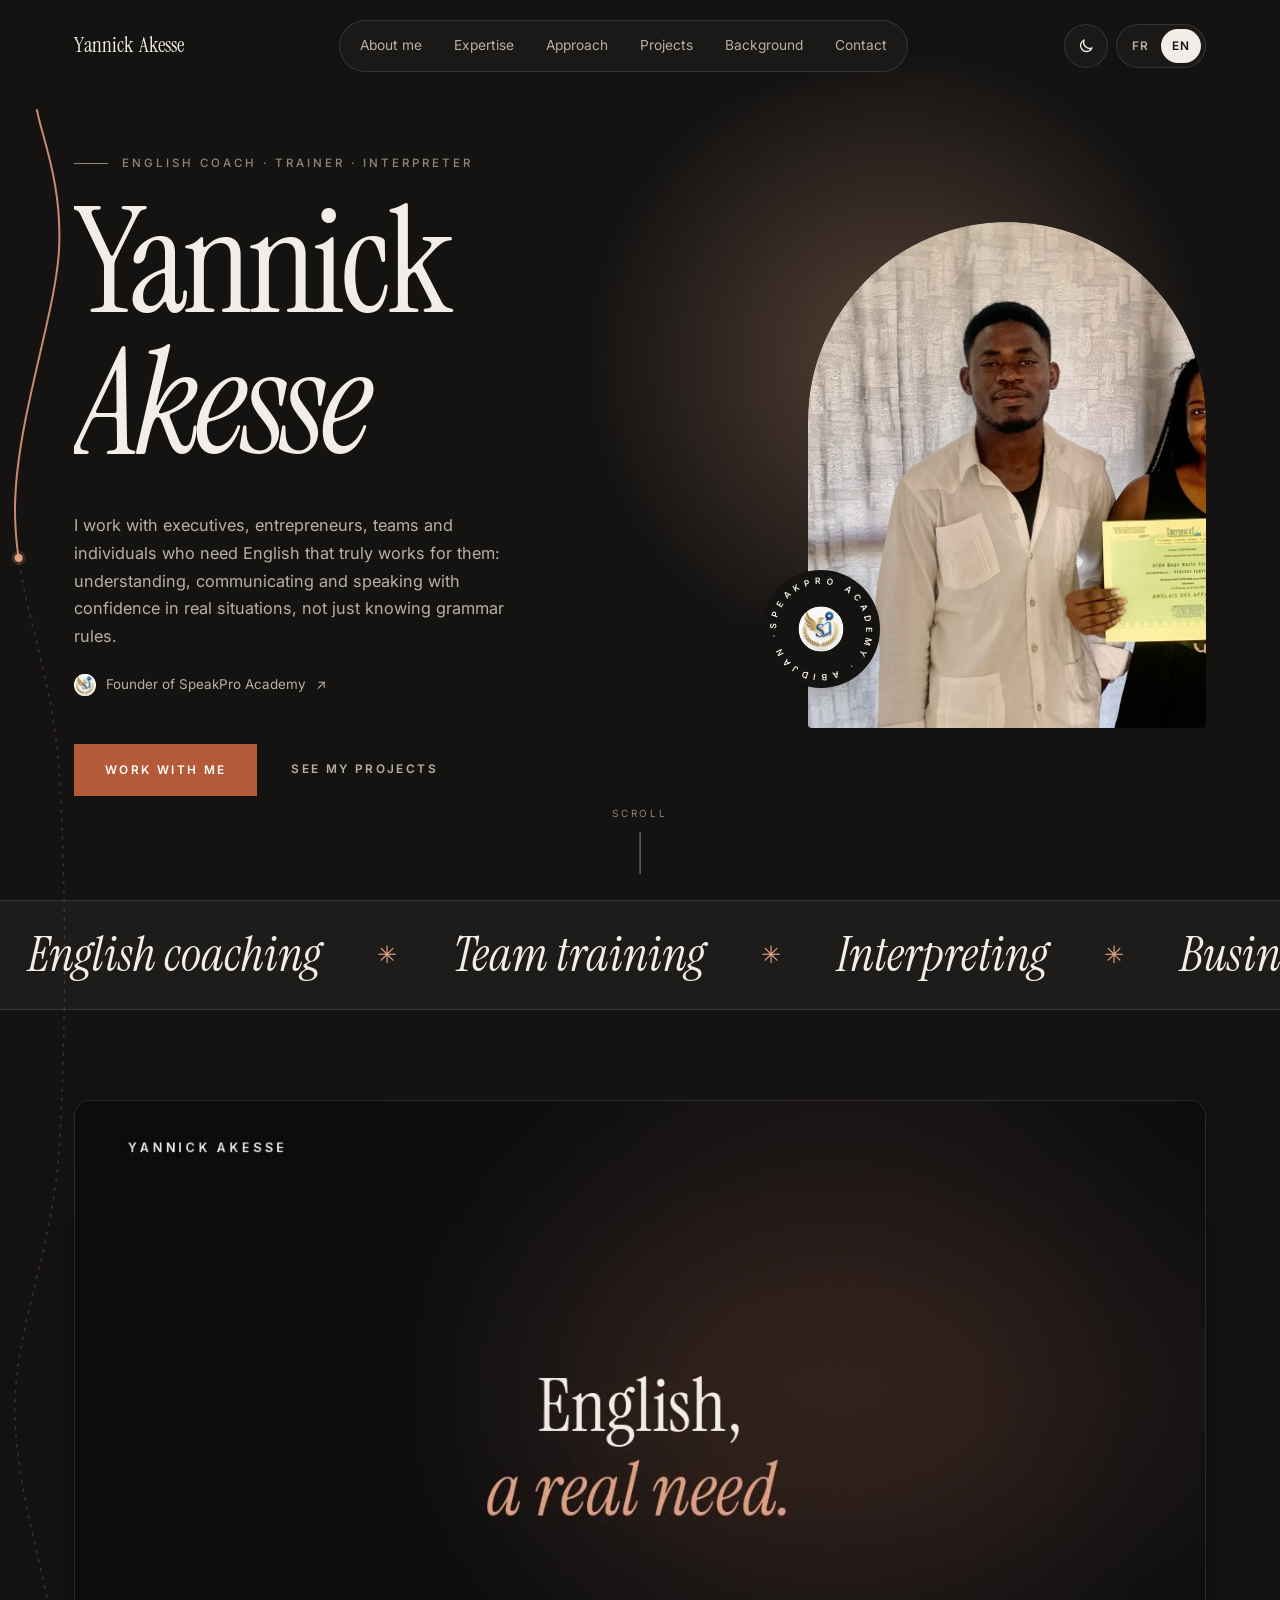
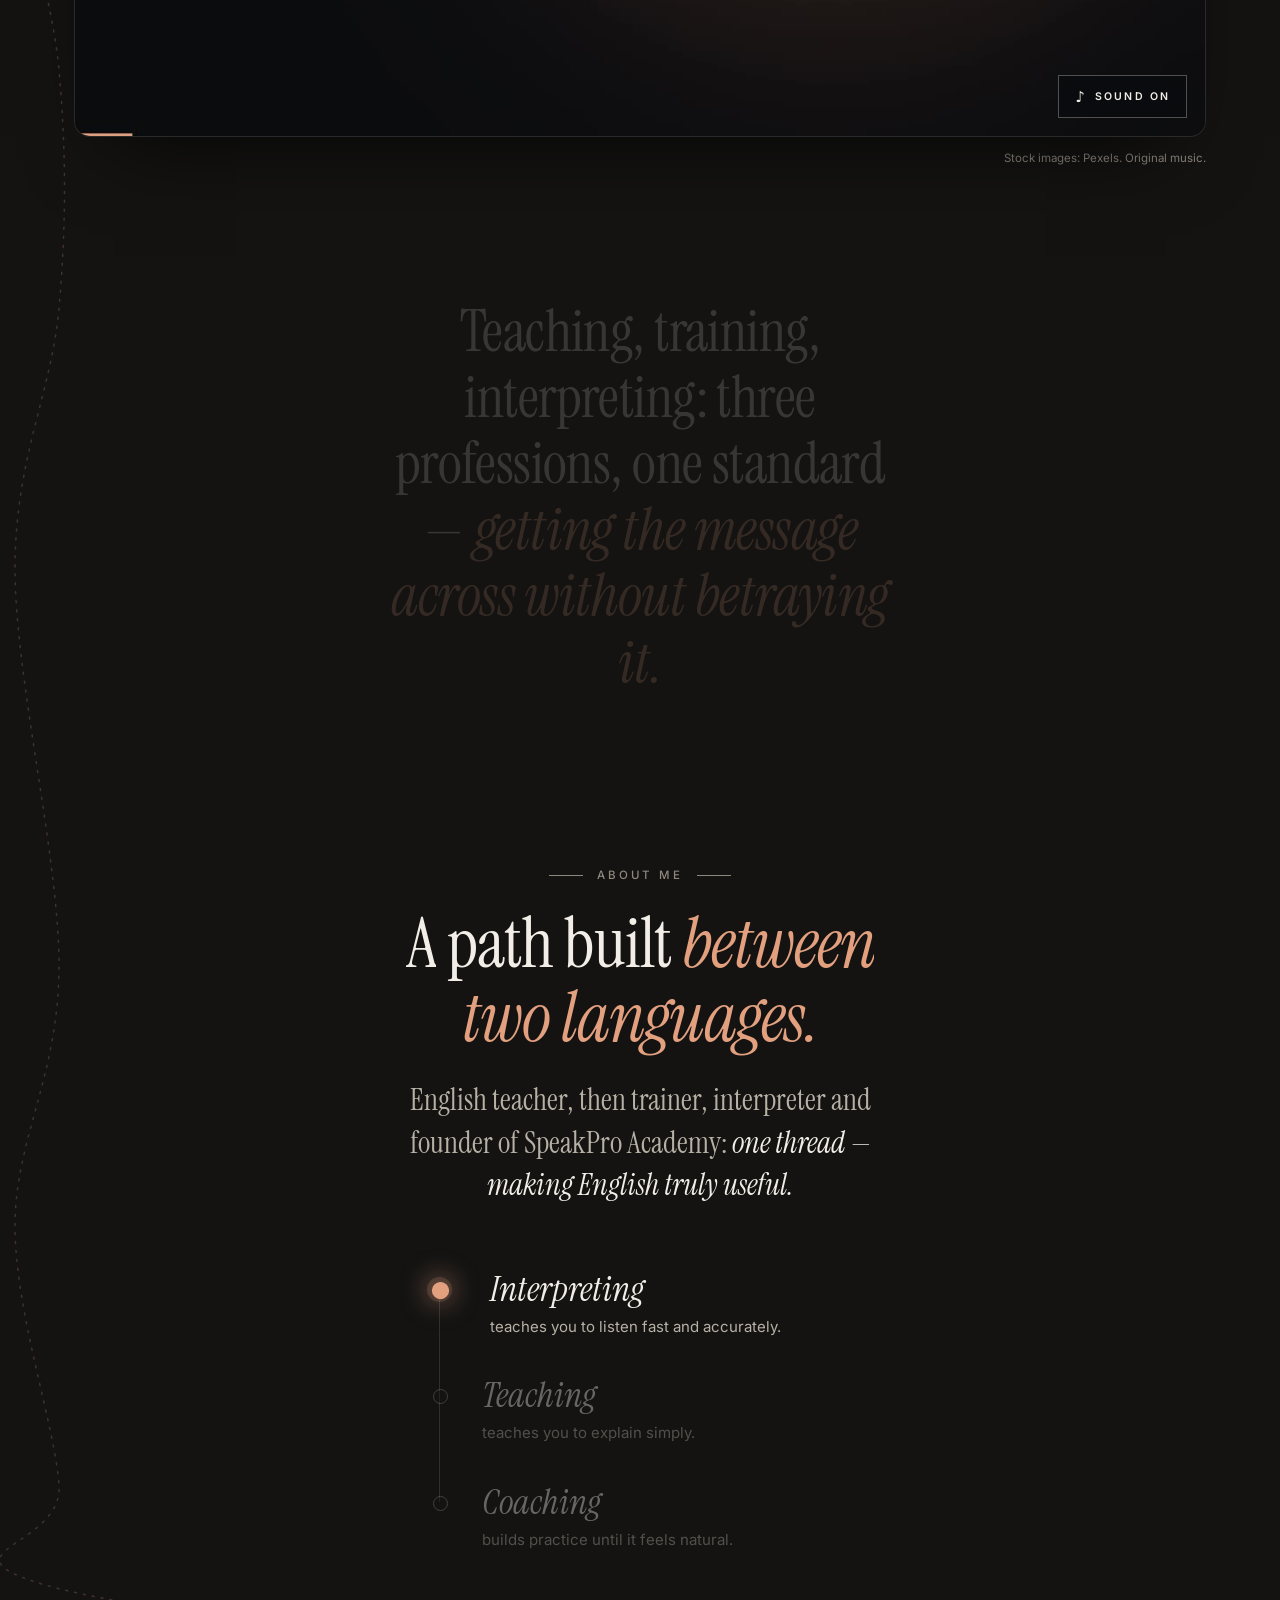
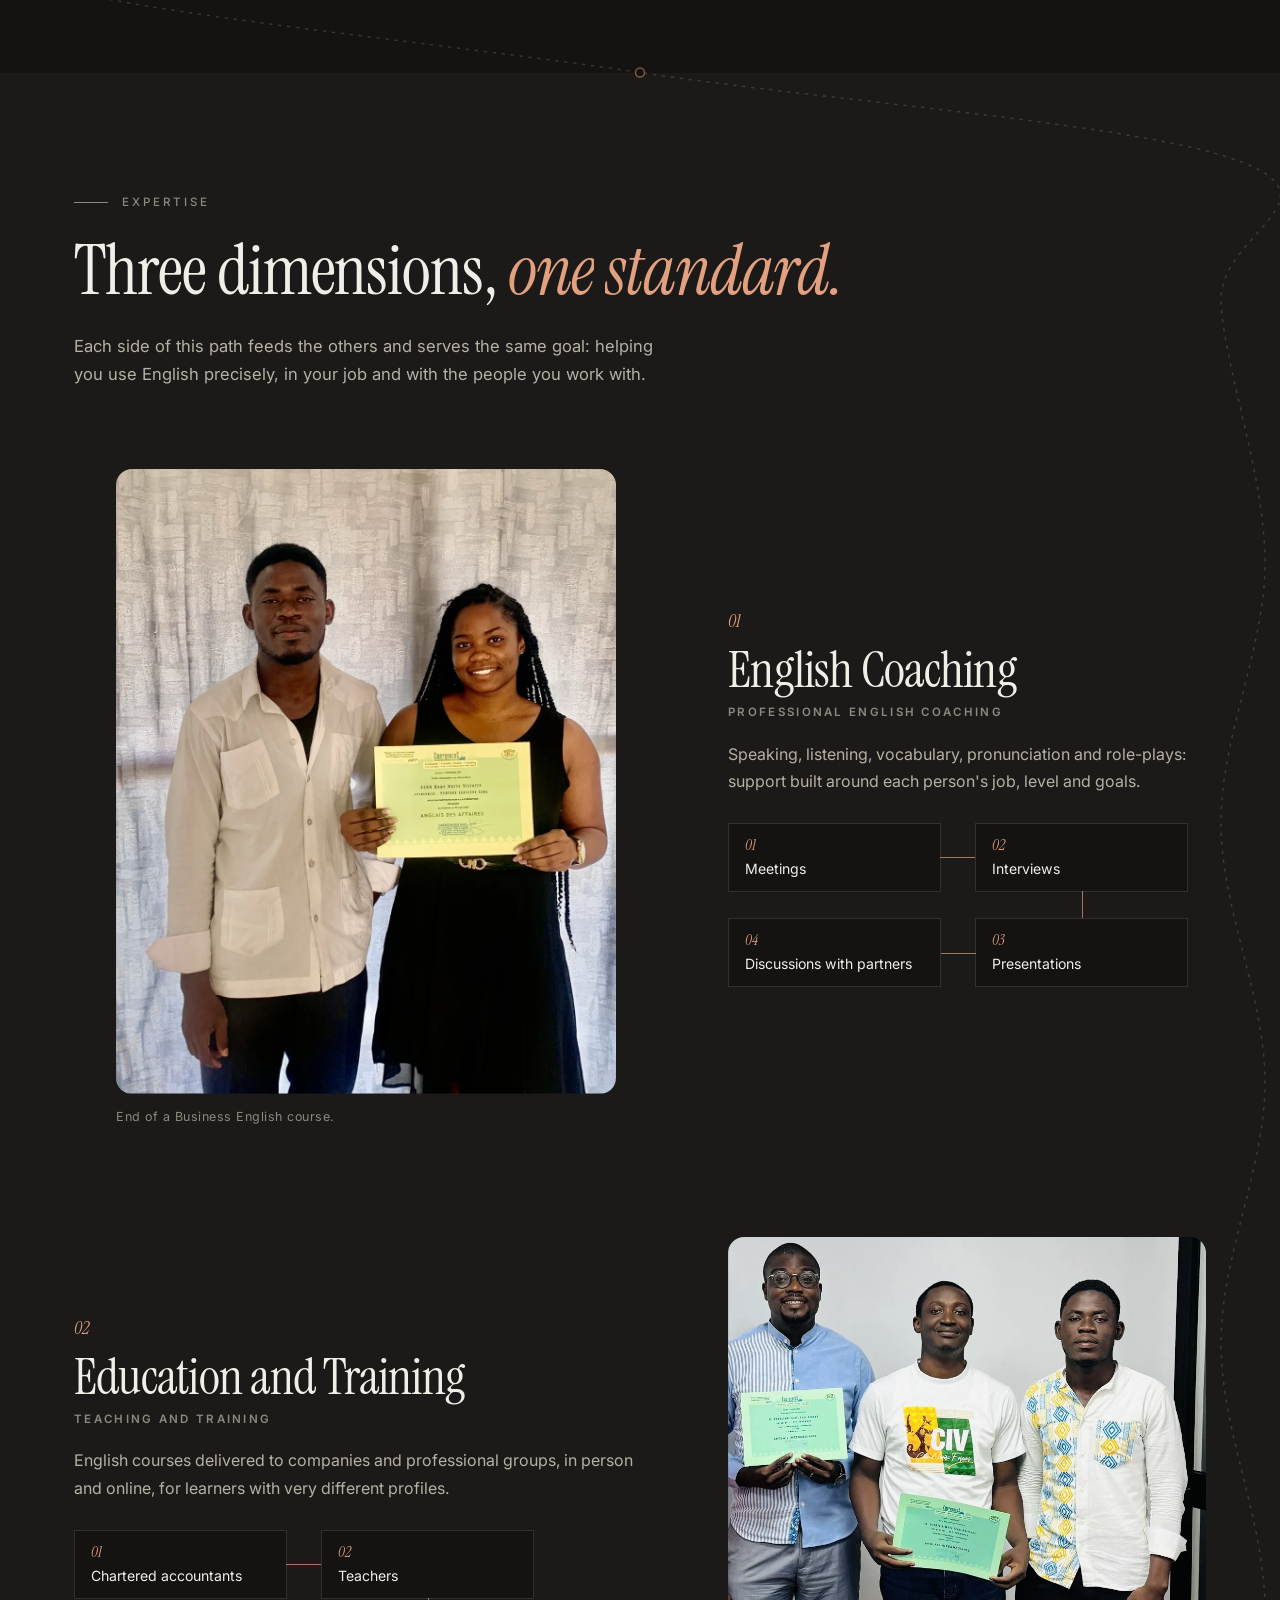
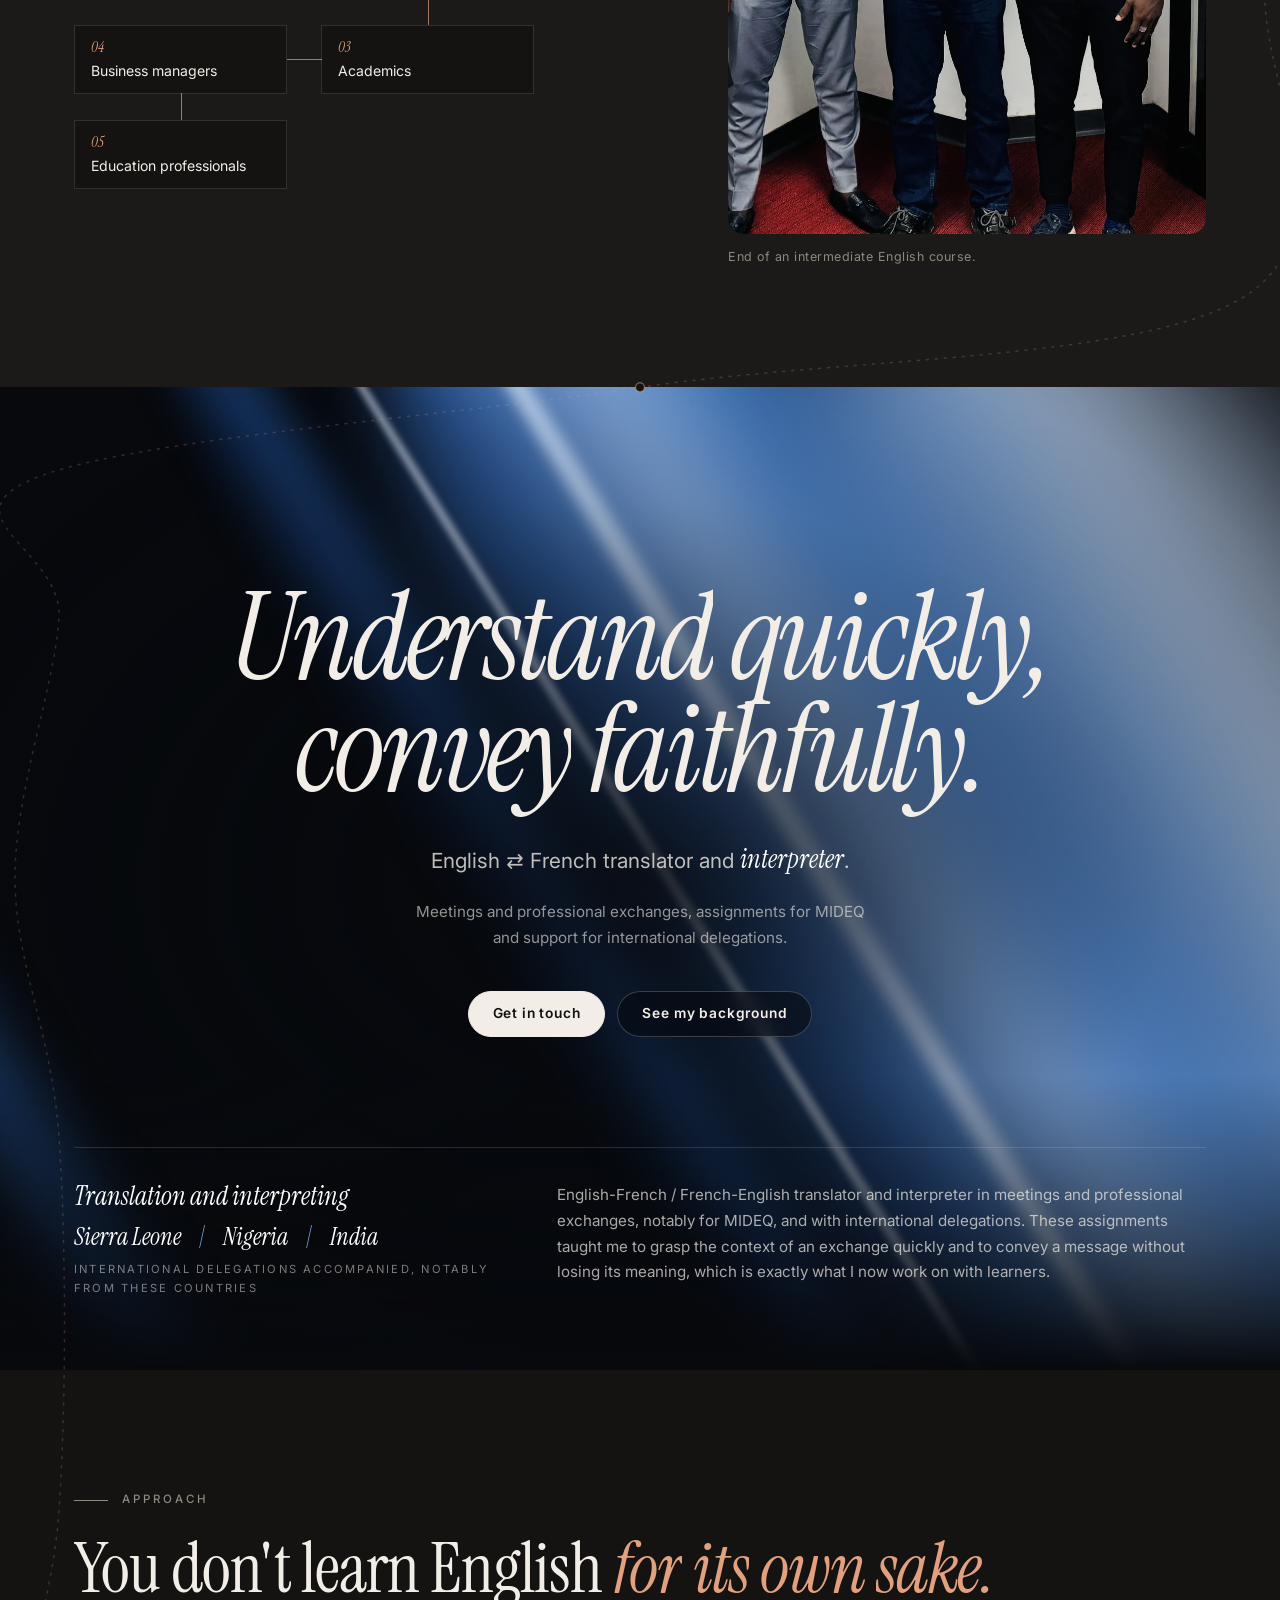
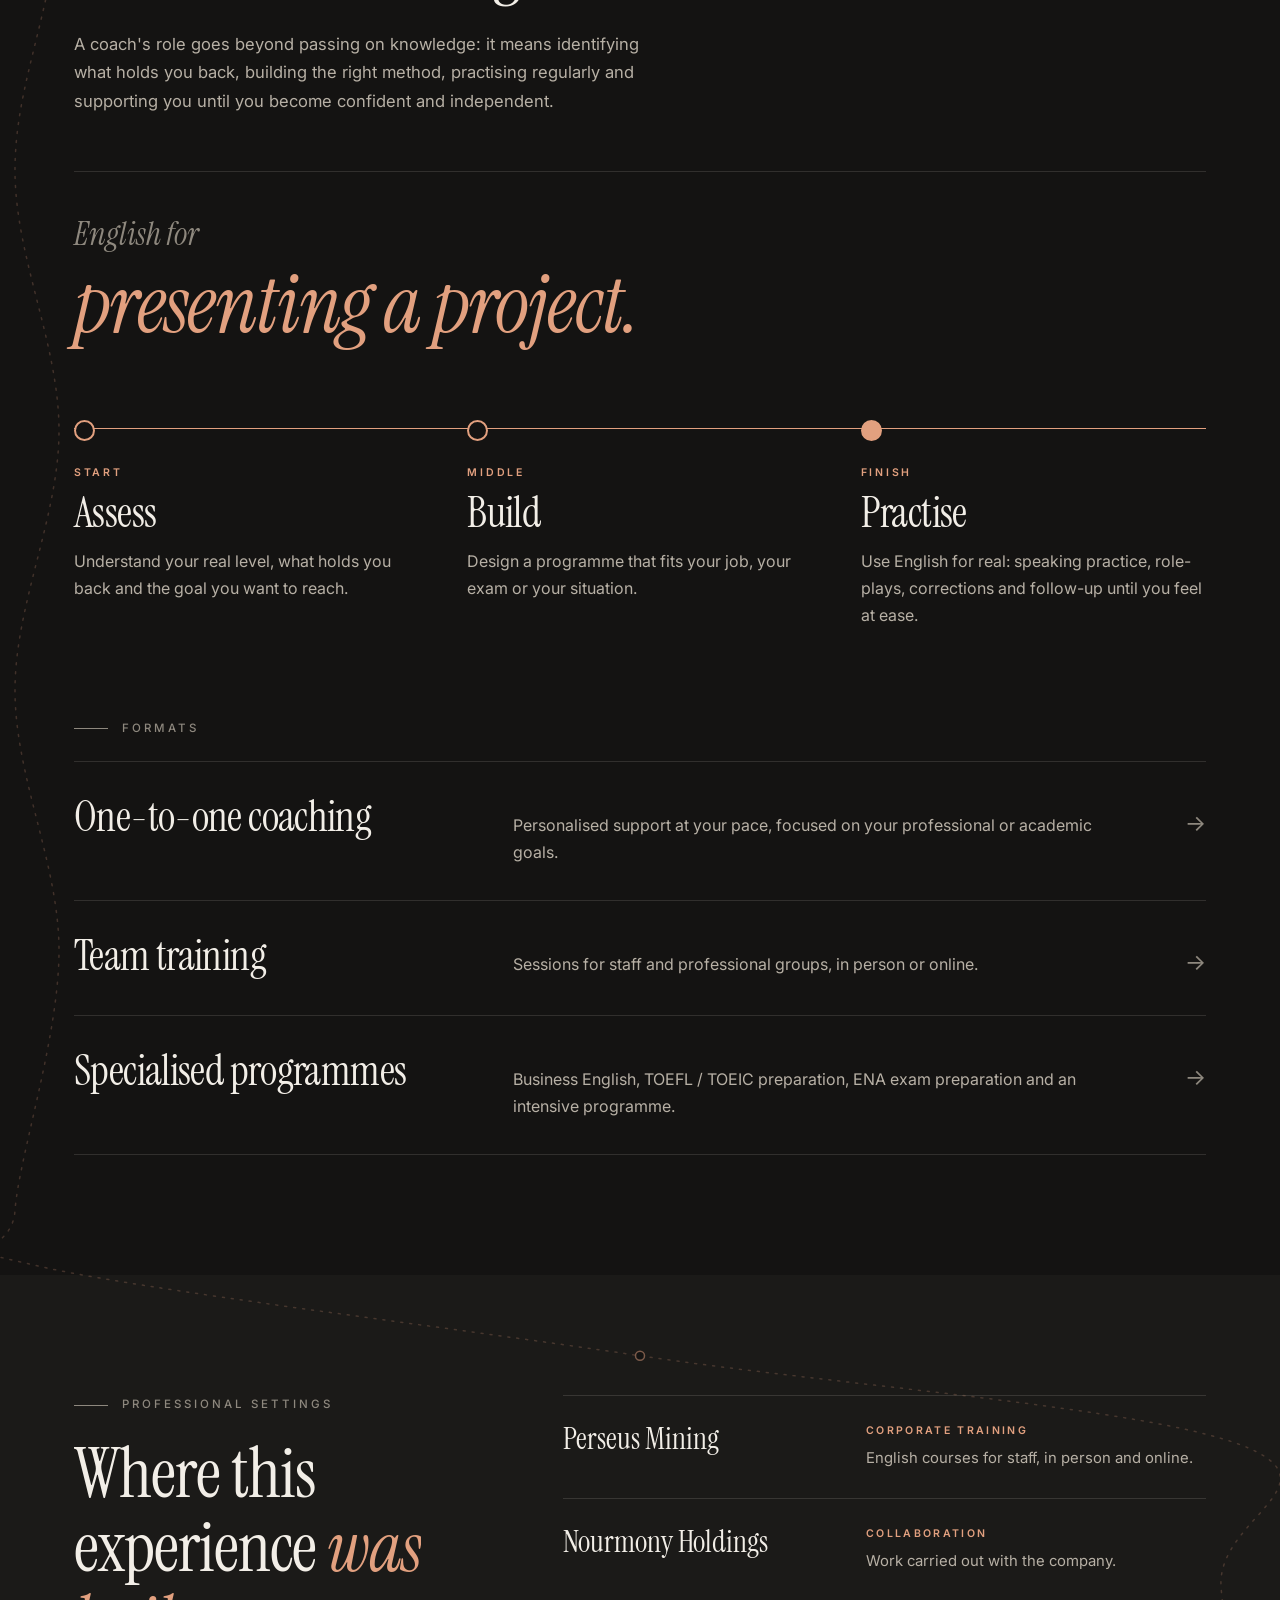
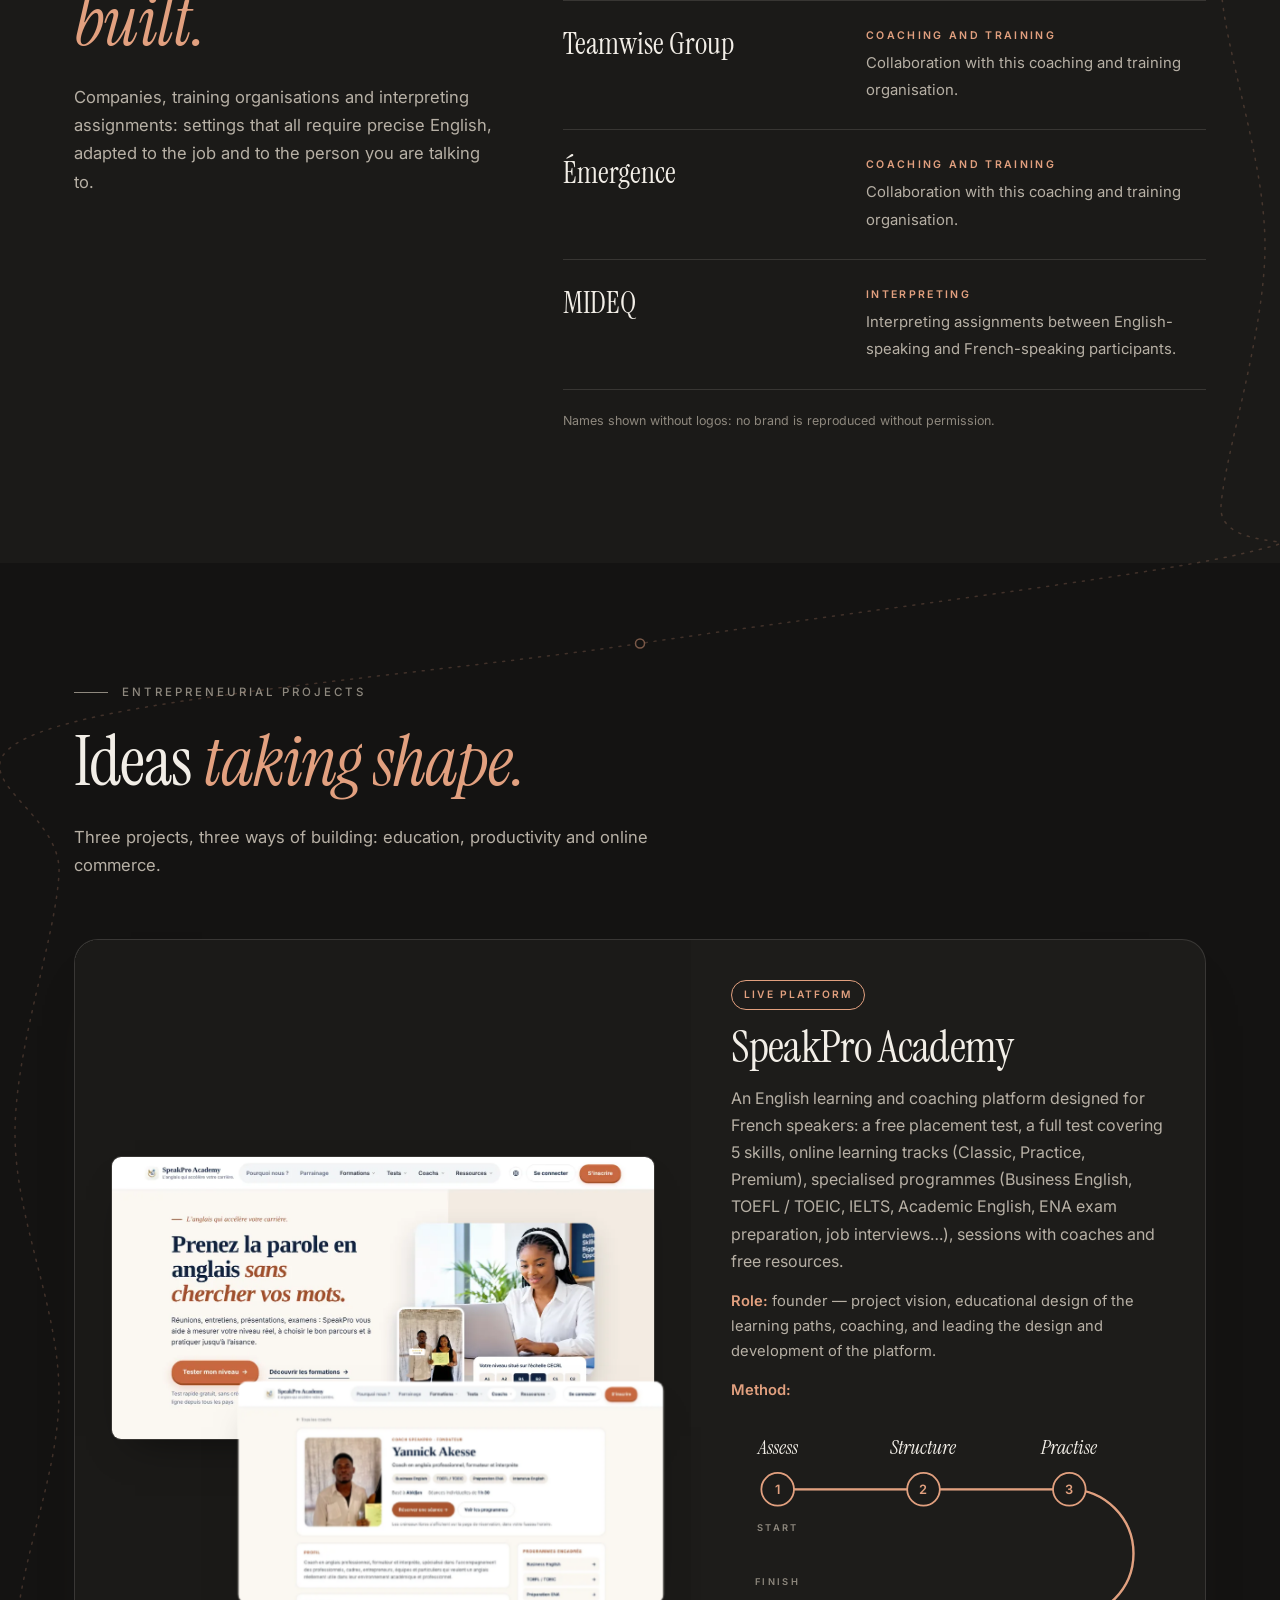
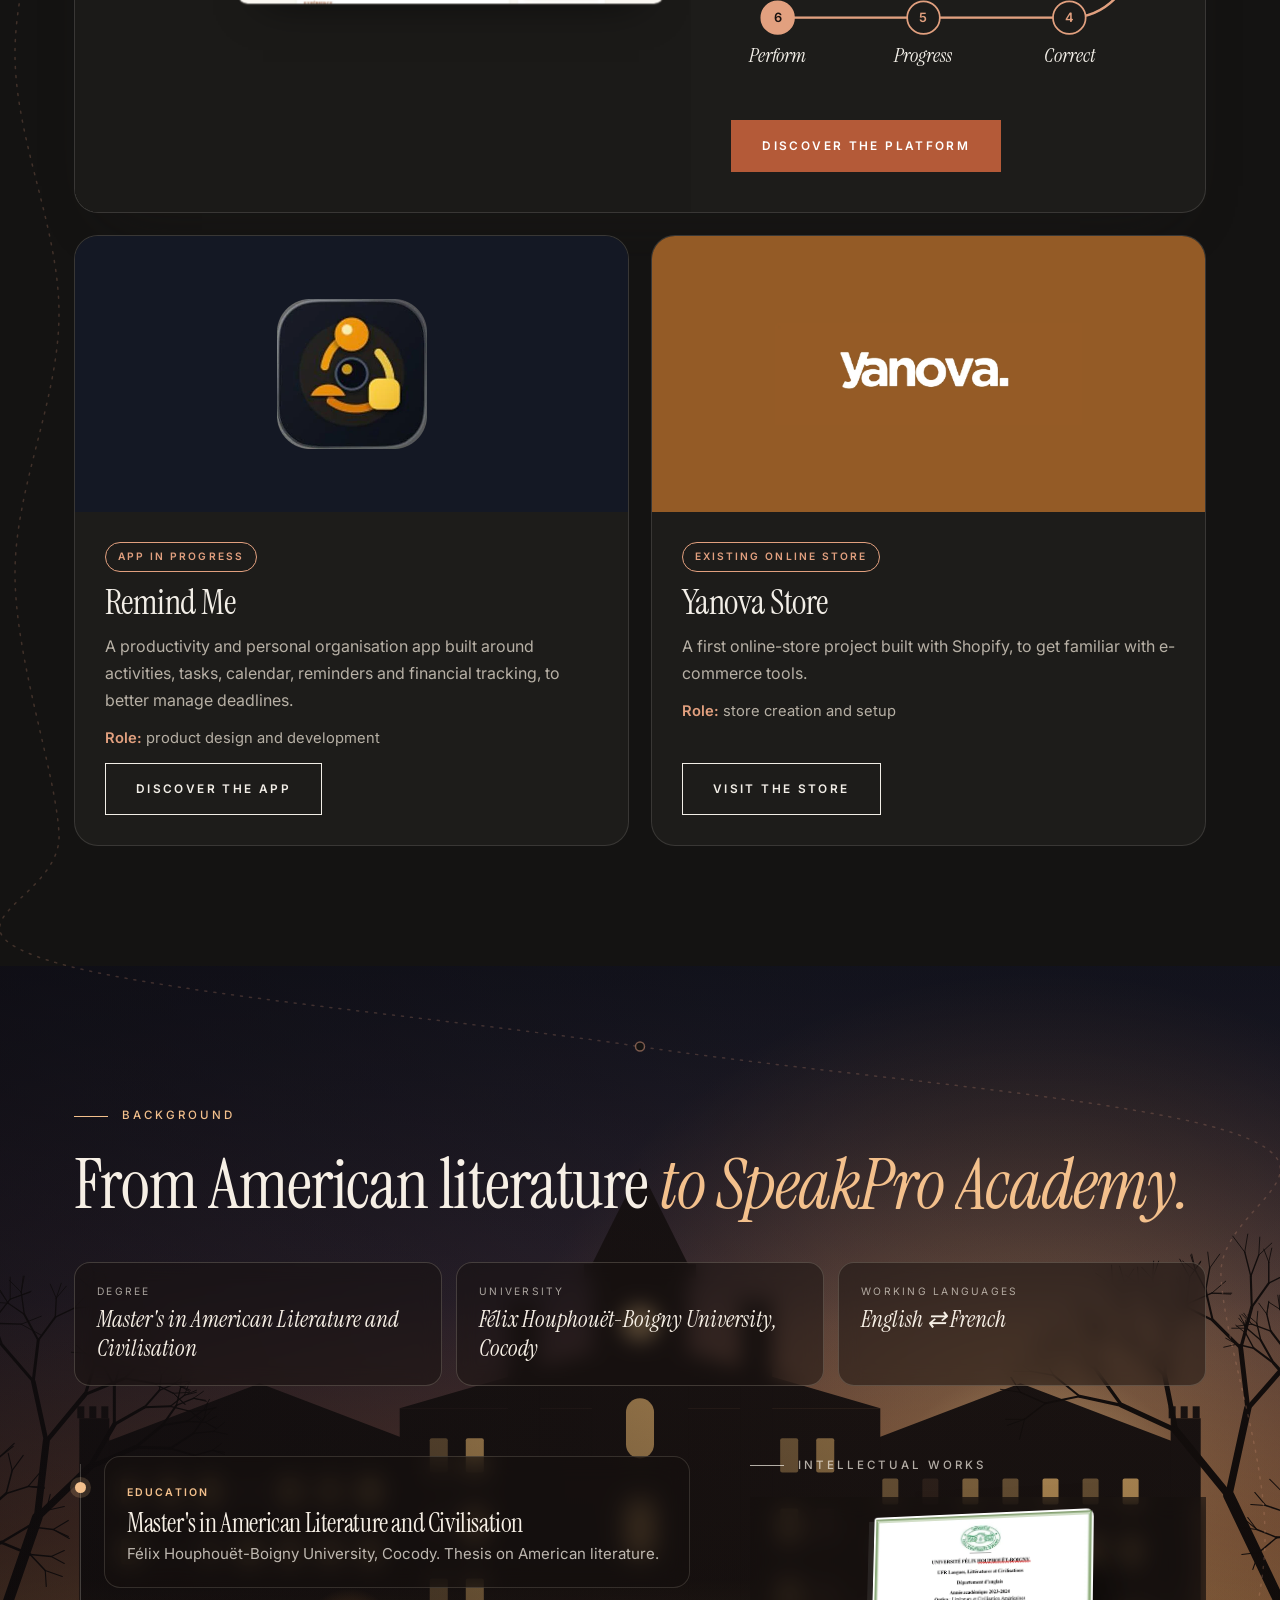
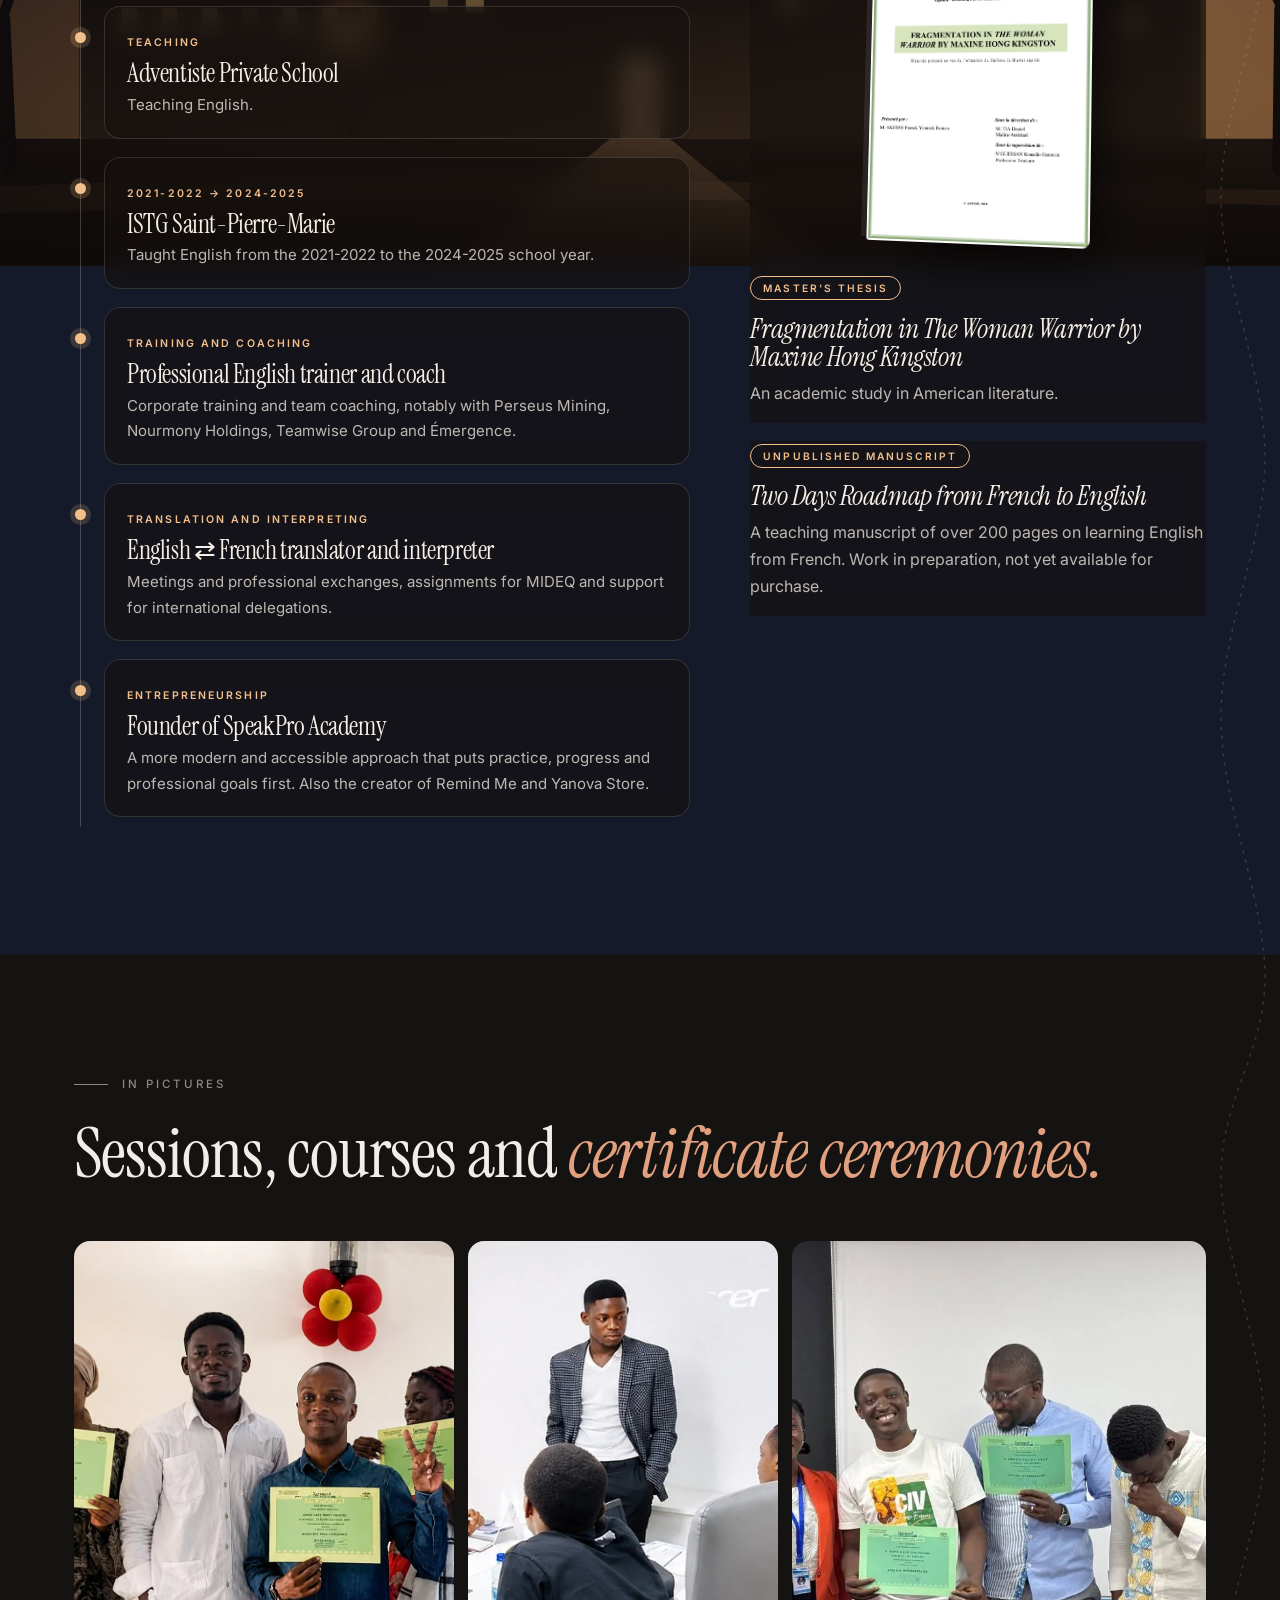
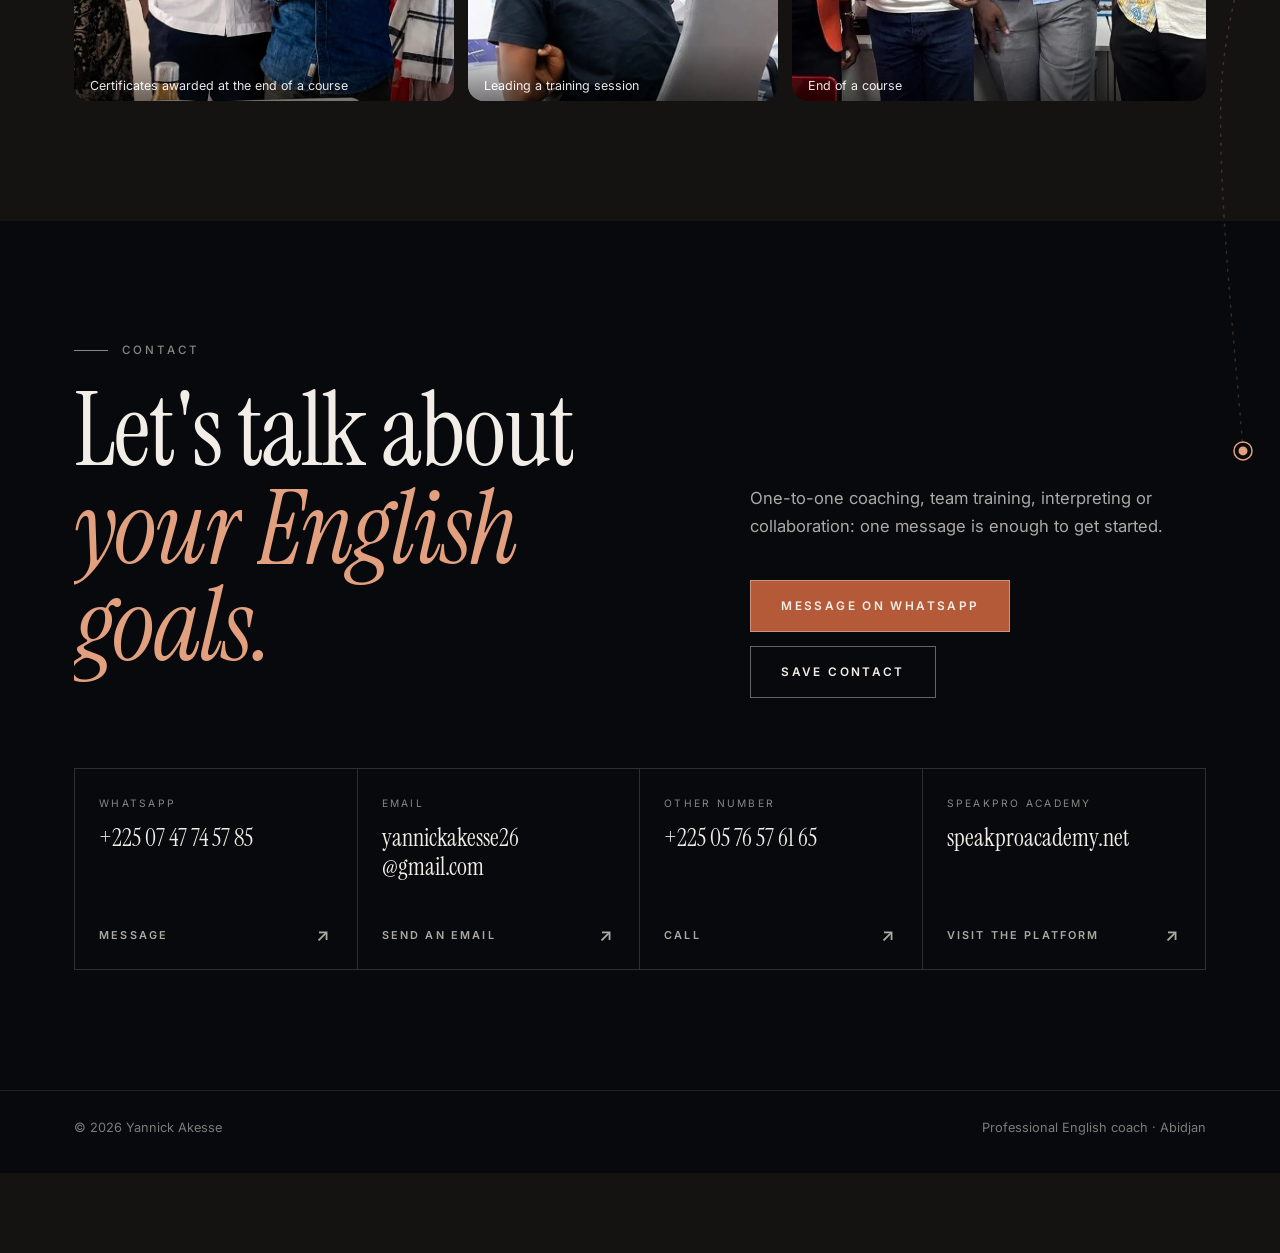
<file: cvenligne/index.html>
<!DOCTYPE html>
<html lang="fr">
<head>
<meta charset="utf-8">
<meta name="viewport" content="width=device-width, initial-scale=1, viewport-fit=cover">
<title>Yannick Akesse — Coach en anglais professionnel, formateur et interprète</title>
<meta name="description" content="Yannick Akesse, coach en anglais professionnel, formateur et interprète anglais-français à Abidjan, fondateur de SpeakPro Academy.">
<meta name="author" content="Yannick Akesse">
<meta name="theme-color" content="#141312">
<script>try{var t=new URLSearchParams(location.search).get('theme')||localStorage.getItem('theme');if(t==='light'||t==='dark')document.documentElement.dataset.theme=t}catch(e){}</script>

<meta property="og:type" content="profile">
<meta property="og:title" content="Yannick Akesse — Coach en anglais professionnel, formateur et interprète">
<meta property="og:description" content="Coaching en anglais professionnel, formation en entreprise, interprétation anglais-français. Fondateur de SpeakPro Academy.">
<meta property="og:image" content="https://cvenligne.vercel.app/media/og-yannick-akesse.jpg">
<meta property="og:locale" content="fr_FR">
<meta property="og:locale:alternate" content="en_GB">
<meta name="twitter:card" content="summary_large_image">
<link rel="icon" href="data:image/svg+xml,%3Csvg xmlns='http://www.w3.org/2000/svg' viewBox='0 0 64 64'%3E%3Crect width='64' height='64' rx='14' fill='%231F1D1B'/%3E%3Ctext x='32' y='44' font-size='34' text-anchor='middle' fill='%23E2A07F' font-family='Georgia' font-style='italic'%3EYA%3C/text%3E%3C/svg%3E">
<link rel="preconnect" href="https://fonts.googleapis.com">
<link rel="preconnect" href="https://fonts.gstatic.com" crossorigin>
<link rel="stylesheet" href="https://fonts.googleapis.com/css2?family=Instrument+Serif:ital@0;1&family=Inter:wght@400;500;600&display=swap">
<link rel="preload" as="image" href="media/yannick-portrait.webp" type="image/webp">
<script type="application/ld+json">
{"@context":"https://schema.org","@type":"Person","name":"Yannick Akesse","jobTitle":"Coach en anglais professionnel, formateur et interprète","image":"media/yannick-portrait.webp","email":"mailto:yannickakesse26@gmail.com","telephone":"+2250747745785","address":{"@type":"PostalAddress","addressLocality":"Abidjan","addressCountry":"CI"},"alumniOf":{"@type":"CollegeOrUniversity","name":"Université Félix Houphouët-Boigny"},"knowsLanguage":["fr","en"],"founder":{"@type":"Organization","name":"SpeakPro Academy","url":"https://speakproacademy.net/"}}
</script>
<style>
/* ============ Couleurs et typographie ============ */
:root{
  color-scheme:dark;
  --bg:#141312;--surface:#1D1C1A;--text:#F2EEE7;--muted:#B7B0A5;--soft:#8E887E;--line:rgba(242,238,231,.13);
  --accent:#E2A07F;--accent-bg:#B45A38;--accent-l:#E2A07F;--sand:#1B1A18;
  --night:#07090D;--on-night:#F2EEE7;
  --serif:"Instrument Serif","Times New Roman",Georgia,serif;
  --sans:"Inter",system-ui,-apple-system,"Segoe UI",sans-serif;
  --ease:cubic-bezier(.22,1,.36,1);
  --r:16px;--shadow:0 30px 60px -36px rgba(31,29,27,.45)
}
*{box-sizing:border-box}
html{scroll-padding-top:90px;-webkit-text-size-adjust:100%}
body{margin:0;background:var(--bg);color:var(--text);font:16px/1.7 var(--sans);overflow-x:hidden;-webkit-font-smoothing:antialiased}
h1,h2,h3{font-family:var(--serif);font-weight:400;line-height:1.05;margin:0;letter-spacing:-.015em}
em,i{font-style:italic}
.accent{font-style:italic;color:var(--accent)}
p{margin:0 0 1em}
a{color:inherit}
img{max-width:100%;display:block;height:auto}
:focus-visible{outline:2px solid var(--accent);outline-offset:3px;border-radius:4px}
.wrap{max-width:1180px;margin:auto;padding:0 24px}
section{padding:120px 0;position:relative}
@media(max-width:700px){section{padding:80px 0}}
.eyebrow{display:flex;align-items:center;gap:14px;font-size:.72rem;letter-spacing:.26em;text-transform:uppercase;color:var(--soft);font-weight:500;margin:0 0 22px}
.eyebrow::before{content:"";width:34px;height:1px;background:currentColor}
h2{font-size:clamp(2.5rem,5.6vw,4.4rem);margin-bottom:24px}
.lead{color:var(--muted);max-width:60ch;font-size:1.04rem}
.skip{position:absolute;left:-999px}.skip:focus{left:10px;top:10px;background:var(--text);color:var(--bg);padding:10px;z-index:99}

/* ============ Intro ============ */
#intro{position:fixed;inset:0;z-index:100;background:var(--night);color:var(--on-night);display:grid;place-items:center;transition:transform 1s var(--ease) .15s}
#intro span{font:italic clamp(2.4rem,7vw,5rem)/1 var(--serif);display:block;overflow:hidden}
#intro span b{display:inline-block;font-weight:400;transform:translateY(110%);animation:up .9s var(--ease) forwards}
#intro.out{transform:translateY(-101%)}
@keyframes up{to{transform:none}}

/* ============ En-tête animé ============ */
.progress{position:fixed;top:0;left:0;height:2px;width:100%;background:var(--accent);transform-origin:0 50%;transform:scaleX(var(--sp,0));z-index:60}
header{position:fixed;top:0;left:0;right:0;z-index:50;padding:18px 0 0;padding-top:calc(18px + env(safe-area-inset-top,0px));transition:transform .5s var(--ease),padding .4s var(--ease)}
header.hide{transform:translateY(-120%)}
header.scrolled{padding-top:calc(10px + env(safe-area-inset-top,0px))}
.bar{display:flex;align-items:center;justify-content:space-between;gap:16px;height:56px}
.logo{display:flex;align-items:center;gap:10px;text-decoration:none;font:1.32rem/1 var(--serif);white-space:nowrap}
.logo .mono{border:1px solid rgba(242,238,231,.35);display:grid;place-items:center;width:40px;height:40px;border-radius:50%;background:var(--text);color:var(--bg);font-style:italic;font-size:1.05rem;transform:scale(0) rotate(-90deg);margin-right:-50px;transition:transform .6s var(--ease),margin .6s var(--ease)}
.logo .full{display:inline-flex;overflow:hidden}
.logo .full b{font-weight:400;display:inline-block;transition:transform .55s var(--ease),opacity .4s;transition-delay:calc(var(--i)*18ms)}
.logo .full b.sp{width:.28em}
header.scrolled .logo .mono{transform:none;margin-right:0}
header.scrolled .logo .full b{transform:translateY(-110%);opacity:0}
header.scrolled .logo .full{max-width:0;transition:max-width .6s var(--ease) .15s}
.logo .full{max-width:16em;transition:max-width .6s var(--ease)}
.pill{background:color-mix(in srgb,var(--surface) 78%,transparent);backdrop-filter:blur(14px) saturate(1.4);-webkit-backdrop-filter:blur(14px) saturate(1.4);border:1px solid var(--line);border-radius:99px;box-shadow:0 10px 30px -20px rgba(0,0,0,.35)}
nav ul{position:relative;display:flex;gap:2px;list-style:none;margin:0;padding:5px}
nav ul::before{content:"";position:absolute;top:5px;bottom:5px;left:0;width:var(--iw,0);transform:translateX(var(--ix,0));background:var(--text);border-radius:99px;opacity:var(--io,0);transition:transform .5s var(--ease),width .5s var(--ease),opacity .3s}
nav a{position:relative;z-index:1;display:block;text-decoration:none;font-size:.86rem;padding:8px 15px;border-radius:99px;color:var(--muted);transition:color .3s}
nav a:hover{color:var(--text)}
nav a.on{color:var(--bg)}
.tools{display:flex;gap:8px;align-items:center}
.lang{display:flex;padding:4px}
.lang button{background:none;border:0;color:var(--muted);padding:6px 11px;font:600 .74rem var(--sans);letter-spacing:.08em;cursor:pointer;min-height:34px;min-width:40px;border-radius:99px;transition:background .3s,color .3s}
.lang button[aria-pressed=true]{background:var(--text);color:var(--bg)}
.burger{display:none;width:46px;height:46px;cursor:pointer;color:var(--text);position:relative}
.burger i{position:absolute;left:14px;right:14px;height:1.5px;background:currentColor;transition:transform .4s var(--ease),top .4s var(--ease)}
.burger i:first-child{top:18px}.burger i:last-child{top:26px}
.burger[aria-expanded=true] i:first-child{top:22px;transform:rotate(45deg)}
.burger[aria-expanded=true] i:last-child{top:22px;transform:rotate(-45deg)}
@media(max-width:960px){
  .burger{display:block}
  nav{position:fixed;inset:0;z-index:-1;background:var(--bg);display:flex;align-items:center;padding:90px 28px 40px;clip-path:circle(0 at calc(100% - 46px) 46px);transition:clip-path .7s var(--ease);visibility:hidden}
  nav.open{clip-path:circle(150% at calc(100% - 46px) 46px);visibility:visible}
  nav ul.pill{flex-direction:column;gap:6px;padding:0;background:none;border-radius:0;border:0;box-shadow:none;backdrop-filter:none;-webkit-backdrop-filter:none;width:100%}
  nav ul::before{display:none}
  nav a{font:italic clamp(2.4rem,10vw,3.4rem)/1.15 var(--serif);color:var(--text);padding:6px 0;opacity:0;transform:translateY(30px);transition:opacity .5s,transform .6s var(--ease)}
  nav.open a{opacity:1;transform:none;transition-delay:calc(.15s + var(--i)*60ms)}
  nav a.on{color:var(--accent)}
}

/* ============ Boutons ============ */
.cta{display:flex;flex-wrap:wrap;align-items:center;gap:14px 34px;margin-top:40px}
.btn{position:relative;display:inline-flex;align-items:center;justify-content:center;gap:10px;min-height:52px;padding:0 30px;text-decoration:none;font:600 .74rem/1.4 var(--sans);letter-spacing:.2em;text-transform:uppercase;text-align:center;padding-top:12px;padding-bottom:12px;border:1px solid var(--text);transition:background .35s,color .35s,border-color .35s;overflow:hidden}
.btn.pri{background:var(--accent-bg);border-color:var(--accent-bg);color:#fff}
.btn.pri::after{content:"";position:absolute;inset:0;background:#8E4325;transform:translateY(101%);transition:transform .45s var(--ease)}
.btn.pri:hover::after{transform:none}
.btn span{position:relative;z-index:1}
.tlink{font:600 .74rem/1 var(--sans);letter-spacing:.2em;text-transform:uppercase;color:var(--muted);text-decoration:none;padding:8px 0;background:linear-gradient(currentColor,currentColor) 0 100%/0 1px no-repeat;transition:background-size .45s var(--ease),color .3s}
.tlink:hover{color:var(--text);background-size:100% 1px}
.round{border-radius:99px}

/* ============ Accueil (style éditorial) ============ */
.hero{min-height:100vh;min-height:100svh;display:flex;align-items:center;padding:140px 0 90px;overflow:hidden}
.hero .glow{position:absolute;width:620px;height:620px;border-radius:50%;left:var(--mx,70%);top:var(--my,40%);transform:translate(-50%,-50%);background:radial-gradient(closest-side,color-mix(in srgb,var(--accent-l) 32%,transparent),transparent);pointer-events:none;transition:left 1.2s var(--ease),top 1.2s var(--ease);z-index:0}
.hero-grid{position:relative;z-index:1;display:grid;grid-template-columns:1.25fr .75fr;gap:70px;align-items:center;width:100%}
.hero .eyebrow{color:var(--soft)}
h1{font-size:clamp(4.2rem,11.5vw,9.6rem);line-height:.9;letter-spacing:-.03em;margin:0 0 34px}
h1 .ln{display:block;overflow:hidden;padding-bottom:.06em}
h1 .ln>span{display:inline-block;transform:translateY(105%);transition:transform 1.1s var(--ease)}
h1 .ln:nth-child(2)>span{transition-delay:.12s}
.ready h1 .ln>span{transform:none}
.hero .lead{font-size:1.02rem;max-width:44ch;color:var(--muted)}
.founder{display:inline-flex;align-items:center;gap:10px;font-size:.84rem;color:var(--muted);text-decoration:none;margin-top:6px}
.founder img{width:22px;height:22px;object-fit:contain;border-radius:50%;background:#fff}
.founder:hover{color:var(--text)}
.fade{opacity:0;transform:translateY(18px);transition:opacity .9s var(--ease),transform .9s var(--ease);transition-delay:var(--d,0s)}
.ready .fade{opacity:1;transform:none}
.portrait{position:relative;margin:0;justify-self:end;width:100%;max-width:400px}
.portrait .frame{border-radius:999px 999px 18px 18px;overflow:hidden;box-shadow:var(--shadow);clip-path:inset(100% 0 0 0 round 999px 999px 18px 18px);transition:clip-path 1.4s var(--ease) .25s}
.ready .portrait .frame{clip-path:inset(0 0 0 0 round 999px 999px 18px 18px)}
.portrait img{width:100%;aspect-ratio:641/815;object-fit:cover;transform:scale(1.15);transition:transform 1.8s var(--ease) .25s}
.ready .portrait img{transform:scale(1.02)}
.badge{position:absolute;left:-46px;bottom:40px;width:118px;height:118px;border-radius:50%;background:var(--bg);display:grid;place-items:center;box-shadow:0 12px 30px -16px rgba(0,0,0,.4)}
.badge svg{position:absolute;inset:0;animation:spin 18s linear infinite}
.badge svg text{font:600 8.6px var(--sans);letter-spacing:2.6px;fill:var(--text);text-transform:uppercase}
.badge img{width:44px;height:44px;object-fit:contain;border-radius:50%;background:#fff}
@keyframes spin{to{transform:rotate(360deg)}}
.scroll-cue{position:absolute;left:50%;bottom:26px;transform:translateX(-50%);display:flex;flex-direction:column;align-items:center;gap:10px;font-size:.62rem;letter-spacing:.3em;text-transform:uppercase;color:var(--soft);z-index:1}
.scroll-cue::after{content:"";width:1px;height:42px;background:linear-gradient(currentColor 50%,transparent 0) 0 0/1px 200%;animation:cue 2s var(--ease) infinite}
@keyframes cue{from{background-position:0 100%}to{background-position:0 -100%}}
@media(max-width:900px){
  .hero .eyebrow{letter-spacing:.16em;font-size:.66rem}
  .hero{padding:120px 0 90px;min-height:auto}
  .hero-grid{grid-template-columns:1fr;gap:56px}
  .portrait{justify-self:center;max-width:330px}
  .badge{left:-18px;width:100px;height:100px;bottom:26px}
  .scroll-cue{display:none}
}

/* ============ Bandeau défilant ============ */
.marquee{padding:30px 0;border-top:1px solid var(--line);border-bottom:1px solid var(--line);overflow:hidden;white-space:nowrap;background:var(--surface)}
.marquee .track{display:inline-flex;animation:mq 38s linear infinite}
.marquee span{font:italic clamp(1.8rem,4vw,3rem)/1 var(--serif);padding:0 28px;display:inline-flex;align-items:center;gap:56px}
.marquee span::after{content:"✳";font-style:normal;font-size:.5em;color:var(--accent)}
.marquee:hover .track{animation-play-state:paused}
@keyframes mq{to{transform:translateX(-50%)}}

/* ============ Vidéo ============ */
.film{padding:90px 0 0}
.film-box{position:relative;aspect-ratio:16/9;border-radius:var(--r);overflow:hidden;background:#0b0c0f;box-shadow:0 40px 80px -40px rgba(0,0,0,.8);border:1px solid var(--line)}
.film-box video{display:block;width:100%;height:100%;object-fit:cover}
.snd{position:absolute;right:18px;bottom:18px;display:inline-flex;align-items:center;gap:10px;padding:11px 16px;background:rgba(11,12,15,.72);color:#F2EEE7;border:1px solid rgba(242,238,231,.3);font:600 .66rem var(--sans);letter-spacing:.2em;text-transform:uppercase;cursor:pointer;backdrop-filter:blur(8px);-webkit-backdrop-filter:blur(8px);transition:background .3s,border-color .3s}
.snd:hover{background:var(--accent-bg);border-color:var(--accent-bg)}
.snd i{font-style:normal;font-size:.95rem;letter-spacing:0}
.snd[aria-pressed=true] i{animation:beat 1s ease-in-out infinite}
@keyframes beat{50%{transform:scale(1.25)}}
.credit{font-size:.72rem;color:var(--soft);margin:12px 0 0;text-align:right}
@media(max-width:600px){.film{padding-top:60px}.film-box{border-radius:10px}.snd{right:10px;bottom:10px;padding:9px 12px;font-size:.6rem}}

/* ============ Devise (remplissage au défilement) ============ */
.motto{padding:130px 0}
.motto p{font:clamp(2rem,4.6vw,3.6rem)/1.15 var(--serif);max-width:20ch;margin:0 auto;text-align:center;letter-spacing:-.01em}
.motto .w{opacity:.16;transition:opacity .35s}
.motto .w.on{opacity:1}
.motto em .w,.motto span .w{color:var(--accent);font-style:italic}

/* ============ Révélations ============ */
.rv{opacity:0;transform:translateY(40px);transition:opacity 1s var(--ease),transform 1s var(--ease);transition-delay:var(--d,0s)}
.rv.in{opacity:1;transform:none}
.wd{display:inline-block;overflow:hidden;vertical-align:top;padding-bottom:.08em;margin-bottom:-.08em}
.wd>span{display:inline-block;transform:translateY(105%);transition:transform .9s var(--ease);transition-delay:calc(var(--i)*45ms)}
.in .wd>span{transform:none}
.reveal-img{clip-path:inset(12% 12% 12% 12%);transition:clip-path 1.3s var(--ease)}
.reveal-img img{transform:scale(1.25);transition:transform 1.6s var(--ease)}
.in .reveal-img,.reveal-img.in{clip-path:inset(0)}
.in .reveal-img img,.reveal-img.in img{transform:scale(1)}

/* ============ À propos ============ */
.about .wrap{text-align:center}
.about .eyebrow{justify-content:center}
.about .eyebrow::after{content:"";width:34px;height:1px;background:currentColor}
.about h2{max-width:16ch;margin-left:auto;margin-right:auto}
.about .sum{font:clamp(1.3rem,2.6vw,1.9rem)/1.4 var(--serif);color:var(--muted);max-width:34ch;margin:0 auto}
.about .sum em{color:var(--text)}
.about .dims{text-align:left;max-width:420px;margin:64px auto 0}
.dims{position:relative;display:grid;gap:38px;margin-top:48px;padding-left:52px}
.dims::before,.dims::after{content:"";position:absolute;left:9px;top:var(--y0,14px);width:1px;background:var(--line)}
.dims::before{height:calc(var(--y1,200px) - var(--y0,14px))}
.dims::after{background:linear-gradient(var(--accent),color-mix(in srgb,var(--accent) 40%,transparent));height:var(--fill,0px)}
.dims div{position:relative;font-size:.94rem;color:var(--muted);opacity:.38;transition:opacity .6s,transform .7s var(--ease)}
.dims div::before{content:"";position:absolute;left:-49px;top:12px;width:13px;height:13px;border-radius:50%;background:var(--bg);border:1.5px solid var(--soft);transition:background .4s,border-color .4s,transform .5s var(--ease)}
.dims div.on{opacity:1}
.dims div>*{display:block;transition:transform .7s var(--ease)}
.dims div.on>*{transform:translateX(8px)}
.dims div.on::before{background:var(--accent);border-color:var(--accent);transform:scale(1.15)}
.dims b{display:block;font:italic 400 2.2rem/1.05 var(--serif);color:var(--text);margin-bottom:6px}
.dims .ball{position:absolute;left:3px;top:0;width:13px;height:13px;border-radius:50%;background:var(--accent);z-index:2;box-shadow:0 0 0 6px color-mix(in srgb,var(--accent) 16%,transparent),0 0 26px 6px color-mix(in srgb,var(--accent) 55%,transparent);transform:translateY(var(--by,14px));transition:transform .35s cubic-bezier(.34,1.56,.64,1)}
.dims .ball.hit{animation:squash .45s var(--ease)}
@keyframes squash{30%{scale:1.35 .7}60%{scale:.9 1.12}100%{scale:1}}

/* ============ Expertise ============ */
.sand{background:var(--sand)}
.exp{display:grid;gap:110px;margin-top:80px}
.exp article{display:grid;grid-template-columns:1.1fr .9fr;gap:70px;align-items:center}
.exp article:nth-child(even) .media{order:2}
@media(max-width:860px){.exp{gap:70px}.exp article{grid-template-columns:1fr;gap:28px}.exp article:nth-child(even) .media{order:0}}
.exp .media{margin:0}
.exp .media .ph{border-radius:var(--r);overflow:hidden}
.exp .media{max-width:500px;width:100%;justify-self:center}
.exp .media img{width:100%;aspect-ratio:4/5;object-fit:cover;object-position:50% 30%}
.exp .media figcaption{font-size:.78rem;color:var(--soft);margin-top:12px;letter-spacing:.04em}
.exp .n{font:italic 1.1rem var(--serif);color:var(--accent)}
.exp h3{font-size:clamp(2.2rem,4vw,3.2rem);margin:8px 0 6px}
.exp .sub{font-size:.72rem;font-weight:600;letter-spacing:.2em;text-transform:uppercase;margin-bottom:18px;color:var(--soft)}
.exp p{color:var(--muted)}
.tags{display:grid;grid-template-columns:1fr 1fr;grid-auto-flow:row dense;gap:26px 34px;list-style:none;padding:0;margin:28px 0 0;counter-reset:t;max-width:460px}
.tags li{position:relative;counter-increment:t;border:1px solid var(--line);background:var(--bg);padding:14px 16px 13px;font-size:.88rem;line-height:1.35;color:var(--text);transition:background .35s,border-color .35s,color .35s}
.tags li::before{content:counter(t,decimal-leading-zero);display:block;font:italic .95rem/1 var(--serif);color:var(--accent);margin-bottom:6px;transition:color .35s}
.tags li:nth-child(4n+3){grid-column:2}
.tags li:nth-child(4n+4){grid-column:1}
.tags li::after{content:"";position:absolute;background:var(--accent);opacity:.7;transition:transform .7s var(--ease);transition-delay:calc(.3s + var(--i,0)*.15s)}
.tags li:nth-child(4n+1)::after{left:100%;top:50%;width:35px;height:1px;transform:scaleX(0);transform-origin:left}
.tags li:nth-child(4n+2)::after{top:100%;left:50%;height:27px;width:1px;transform:scaleY(0);transform-origin:top}
.tags li:nth-child(4n+3)::after{right:100%;top:50%;width:35px;height:1px;transform:scaleX(0);transform-origin:right}
.tags li:nth-child(4n+4)::after{top:100%;left:50%;height:27px;width:1px;transform:scaleY(0);transform-origin:top}
.tags li:last-child::after{display:none}
.in .tags li::after{transform:none}
.tags li:hover{background:var(--accent-bg);border-color:var(--accent-bg);color:#fff}
.tags li:hover::before{color:#fff}
@media(max-width:420px){.tags{gap:22px 26px}.tags li{font-size:.82rem;padding:12px 12px 11px}.tags li:nth-child(4n+1)::after,.tags li:nth-child(4n+3)::after{width:27px}.tags li:nth-child(4n+2)::after,.tags li:nth-child(4n+4)::after{height:23px}}

/* ============ Interprétation (scène lumineuse) ============ */
.cine{background:var(--night);color:var(--on-night);min-height:100vh;min-height:100svh;display:flex;flex-direction:column;justify-content:center;overflow:hidden;padding:150px 0 70px;isolation:isolate}
.silk{position:absolute;inset:-20%;z-index:-1;pointer-events:none}
.silk i{position:absolute;display:block;border-radius:50%;filter:blur(var(--b,30px));transform:rotate(-32deg);opacity:var(--o,.9);animation:drift var(--t,16s) ease-in-out infinite alternate}
.silk i:nth-child(1){--b:40px;left:52%;top:-10%;width:34%;height:150%;background:linear-gradient(90deg,transparent,#2c5fa8 30%,#9cc3f5 52%,#3b78c8 70%,transparent)}
.silk i:nth-child(2){--b:6px;--o:.85;left:63%;top:-6%;width:2.2%;height:140%;background:linear-gradient(90deg,transparent,#d5e7ff 50%,transparent);--t:12s}
.silk i:nth-child(3){--b:18px;--o:.7;left:44%;top:0;width:8%;height:130%;background:linear-gradient(90deg,transparent,#0c1f3d 30%,#1d4a8c 60%,transparent);--t:19s}
.silk i:nth-child(4){--b:26px;--o:.55;left:12%;top:20%;width:7%;height:110%;background:linear-gradient(90deg,transparent,#2a64b3 50%,transparent);--t:22s}
.silk i:nth-child(5){--b:60px;--o:.75;left:74%;top:0;width:40%;height:150%;background:linear-gradient(90deg,transparent,#6fa3e6 40%,#c7defb 60%,transparent);--t:25s}
.silk i:nth-child(6){--b:3px;--o:.6;left:56%;top:-4%;width:.6%;height:140%;background:#e6f0ff;--t:14s}
@keyframes drift{from{transform:rotate(-32deg) translate3d(-4%,0,0)}to{transform:rotate(-29deg) translate3d(5%,-3%,0)}}
.cine::after{content:"";position:absolute;inset:0;z-index:-1;background:radial-gradient(ellipse 60% 55% at 50% 50%,rgba(7,9,13,.82),rgba(7,9,13,.15) 70%,transparent),linear-gradient(transparent 70%,var(--night))}
.cine .center{text-align:center;max-width:980px;margin:0 auto}
.cine .kicker{font-size:.66rem;letter-spacing:.42em;text-transform:uppercase;color:rgba(242,238,231,.55);margin-bottom:28px}
.cine h2{font:italic 400 clamp(3.3rem,9.5vw,8.4rem)/.92 var(--serif);letter-spacing:-.035em;margin:0 0 30px}
.cine h2 .l2{display:block}
.cine .subl{font-size:clamp(1.05rem,2vw,1.3rem);color:rgba(242,238,231,.78);margin:0 0 18px}
.cine .subl em{font-family:var(--serif);font-size:1.25em;color:#fff}
.cine .desc{font-size:.95rem;color:rgba(242,238,231,.6);max-width:46ch;margin:0 auto}
.cine .cta{justify-content:center;gap:12px}
.cine .btn{min-height:46px;padding:0 24px;letter-spacing:.06em;text-transform:none;font-size:.86rem;border-radius:99px}
.cine .btn.light{background:#F2EEE7;color:#111;border-color:#F2EEE7}
.cine .btn.light:hover{background:#fff}
.cine .btn.ghost{background:rgba(7,9,13,.55);color:#F2EEE7;border-color:rgba(242,238,231,.22);backdrop-filter:blur(8px)}
.cine .btn.ghost:hover{border-color:#F2EEE7}
.cine .more{display:grid;grid-template-columns:.8fr 1.2fr;gap:50px;margin-top:110px;padding-top:34px;border-top:1px solid rgba(242,238,231,.14);font-size:.95rem;color:rgba(242,238,231,.7)}
.cine .more b{display:block;font:italic 400 1.6rem/1.2 var(--serif);color:#fff;margin-bottom:8px}
.cine .dele{display:flex;flex-wrap:wrap;gap:8px 18px;margin-top:6px}
.cine .dele span{font:italic 1.5rem var(--serif);color:#fff}
.cine .dele span+span::before{content:"/";color:#7fa9e3;margin-right:18px;font-style:normal}
.cine .dele small{flex-basis:100%;font-size:.7rem;letter-spacing:.2em;text-transform:uppercase;color:rgba(242,238,231,.5)}
.cine .scroll-cue{color:rgba(242,238,231,.5);position:static;transform:none;margin:70px auto 0}
@media(max-width:800px){.cine .kicker{letter-spacing:.24em}.cine .more{grid-template-columns:1fr;gap:20px;margin-top:80px}}

/* ============ Approche ============ */
.sr-only{position:absolute;width:1px;height:1px;overflow:hidden;clip:rect(0 0 0 0);white-space:nowrap}
.want{margin:56px 0 0;padding:46px 0 48px;border-top:1px solid var(--line)}
.want-l{font:italic clamp(1.4rem,3vw,2rem)/1 var(--serif);color:var(--soft);margin:0 0 12px}
.want-w{font:italic clamp(2.4rem,6.4vw,5.2rem)/1.04 var(--serif);margin:0;min-height:1.1em;color:var(--accent);letter-spacing:-.02em}
.want-w span{display:inline-block;transition:transform .55s var(--ease),opacity .45s,filter .45s}
.want-w span.out{transform:translateY(-.35em);opacity:0;filter:blur(6px)}
@media(max-width:700px){.want-w{font-size:1.95rem;min-height:3.2em}}
.rows{list-style:none;margin:0;padding:0;border-top:1px solid var(--line)}
.rows li{display:grid;grid-template-columns:120px 1fr 1.5fr;gap:28px;align-items:baseline;padding:34px 0;border-bottom:1px solid var(--line)}
.rows h3{font-size:clamp(1.9rem,3.4vw,2.6rem)}
.rows p{margin:0;color:var(--muted)}
.journey{list-style:none;padding:0;margin:20px 0 0;display:grid;grid-template-columns:repeat(3,1fr);gap:48px;position:relative}
.journey::before,.journey::after{content:"";position:absolute;left:0;right:0;top:8px;height:1px;background:var(--line)}
.journey::after{background:var(--accent);transform:scaleX(0);transform-origin:left;transition:transform 1.8s var(--ease) .3s}
.journey.in::after{transform:none}
.journey li{position:relative;padding-top:44px}
.journey li::before{content:"";position:absolute;top:0;left:0;width:17px;height:17px;border-radius:50%;background:var(--bg);border:2px solid var(--accent);z-index:1;transition:background .4s}
.journey li:last-child::before{background:var(--accent)}
.journey .stage{display:block;font-size:.66rem;letter-spacing:.26em;text-transform:uppercase;color:var(--accent);font-weight:600;margin-bottom:10px}
.journey h3{font-size:clamp(2rem,3.4vw,2.6rem);margin-bottom:12px}
.journey p{margin:0;color:var(--muted)}
@media(max-width:760px){
  .journey{grid-template-columns:1fr;gap:0;margin-top:30px}
  .journey::before,.journey::after{left:8px;right:auto;top:8px;bottom:8px;width:1px;height:auto}
  .journey::after{transform:scaleY(0);transform-origin:top}
  .journey.in::after{transform:none}
  .journey li{padding:0 0 38px 44px}
  .journey li:last-child{padding-bottom:0}
}
.fmt-t{margin-top:90px}
.formats li{grid-template-columns:1fr 1.5fr 48px;transition:padding .5s var(--ease)}
.formats .arr{justify-self:end;text-decoration:none;font-size:1.4rem;color:var(--soft);transition:transform .5s var(--ease),color .3s}
@media(hover:hover){.formats li:hover{padding-left:14px}.formats li:hover h3{font-style:italic;color:var(--accent)}.formats li:hover .arr{transform:translateX(6px) rotate(-45deg);color:var(--accent)}}
@media(max-width:760px){
  .rows li{grid-template-columns:auto 1fr;gap:8px 18px;padding:26px 0}
  .rows li p{grid-column:1/-1}
    .formats li{grid-template-columns:1fr auto}
  .formats .arr{grid-row:1;grid-column:2}
}

/* ============ Collaborations ============ */
.collab{display:grid;grid-template-columns:.8fr 1.2fr;gap:60px}
@media(max-width:900px){.collab{grid-template-columns:1fr;gap:24px}}
.orgs{list-style:none;margin:0;padding:0;border-top:1px solid var(--line)}
.orgs li{display:grid;grid-template-columns:1fr 1.2fr;gap:20px;padding:26px 0;border-bottom:1px solid var(--line);position:relative;transition:padding .5s var(--ease)}
.orgs li::before{content:"";position:absolute;inset:0;background:var(--text);transform:scaleY(0);transform-origin:bottom;transition:transform .5s var(--ease);z-index:0}
.orgs li>*{position:relative;z-index:1;transition:color .4s}
@media(hover:hover){.orgs li:hover{padding-left:20px;padding-right:20px}.orgs li:hover::before{transform:none}.orgs li:hover>*,.orgs li:hover small,.orgs li:hover span{color:var(--bg)}.orgs li:hover b{font-style:italic}}
@media(max-width:560px){.orgs li{grid-template-columns:1fr;gap:4px}}
.orgs b{font:400 1.9rem/1.1 var(--serif)}
.orgs small{display:block;font-size:.66rem;letter-spacing:.22em;text-transform:uppercase;color:var(--accent);font-weight:600;margin-bottom:4px}
.orgs span{color:var(--muted);font-size:.93rem}
.fine{font-size:.78rem;color:var(--soft);margin-top:20px}

/* ============ Projets ============ */
.feat{display:grid;grid-template-columns:1.2fr 1fr;background:var(--surface);border:1px solid var(--line);border-radius:24px;overflow:hidden;margin-top:60px;box-shadow:var(--shadow)}
@media(max-width:900px){.feat{grid-template-columns:1fr}}
.feat .shots{background:var(--sand);padding:36px;display:grid;gap:14px;align-content:center;perspective:1200px}
.feat .shots .tilt{transition:transform .6s var(--ease);transform-style:preserve-3d;display:grid}
.feat .shots img{border-radius:10px;border:1px solid var(--line);box-shadow:0 20px 40px -24px rgba(0,0,0,.6)}
.feat .shots img+img{width:76%;justify-self:end;margin-top:-60px;transform:translateZ(40px)}
.feat .body{padding:40px;display:flex;flex-direction:column;gap:14px}
.feat h3{font-size:2.8rem}
.status{align-self:flex-start;font-size:.64rem;letter-spacing:.2em;text-transform:uppercase;border:1px solid currentColor;color:var(--accent);border-radius:99px;padding:5px 12px;font-weight:600}
.meta{font-size:.92rem}.meta b{color:var(--accent);font-weight:600}
.feat p,.proj p{margin:0;color:var(--muted)}
.circuit{max-width:420px;width:100%}
.circuit svg{width:100%;height:auto;overflow:visible}
.circuit .track{fill:none;stroke:var(--line);stroke-width:2}
.circuit .run{fill:none;stroke:var(--accent);stroke-width:2;stroke-dasharray:1;stroke-dashoffset:1;transition:stroke-dashoffset 2.4s var(--ease) .2s}
.circuit.in .run{stroke-dashoffset:0}
.circuit .n{opacity:0;transform:scale(.6);transform-box:fill-box;transform-origin:center;transition:opacity .5s,transform .6s var(--ease);transition-delay:calc(.25s + var(--i)*.32s)}
.circuit.in .n{opacity:1;transform:none}
.circuit .n circle{fill:var(--surface);stroke:var(--accent);stroke-width:1.5}
.circuit .n.end circle{fill:var(--accent)}
.circuit .k{font:600 11px var(--sans);fill:var(--accent);text-anchor:middle}
.circuit .n.end .k{fill:#1a1210}
.circuit .l{font:italic 17px var(--serif);fill:var(--text);text-anchor:middle}
.circuit .tag{font:600 8px var(--sans);letter-spacing:2px;fill:var(--soft);text-anchor:middle}
.circuit .trav{fill:var(--accent);opacity:0}
@supports (offset-path:path("M0 0")){.circuit.in .trav{opacity:1;offset-path:path("M40 62 H290 A55 55 0 0 1 290 172 H40");animation:trav 7s linear 2.6s infinite}}
@keyframes trav{from{offset-distance:0%}to{offset-distance:100%}}
.feat .btn{align-self:flex-start;margin-top:10px}
.proj{display:grid;grid-template-columns:1fr 1fr;gap:22px;margin-top:22px}
@media(max-width:760px){.proj{grid-template-columns:1fr}}
.proj article{background:var(--surface);border:1px solid var(--line);border-radius:24px;overflow:hidden;display:flex;flex-direction:column;transition:transform .5s var(--ease),box-shadow .5s var(--ease)}
.proj article:hover{transform:translateY(-6px);box-shadow:var(--shadow)}
.proj .shot{aspect-ratio:16/8;display:grid;place-items:center;padding:20px;overflow:hidden}
.proj .shot img{max-height:150px;max-width:60%;object-fit:contain;transition:transform .8s var(--ease)}
.proj article:hover .shot img{transform:scale(1.08)}
.proj .pb{padding:30px;display:flex;flex-direction:column;gap:12px;flex:1}
.proj h3{font-size:2.2rem}
.proj .btn{margin-top:auto;align-self:flex-start}

/* ============ Parcours (campus au coucher du soleil) ============ */
.campus{color:#F6EFE5;overflow:hidden;overflow:clip;padding:140px 0 120px;background:#141a29}
.campus .scene{position:absolute;inset:0;z-index:0;pointer-events:none}
.campus .stick{position:sticky;top:0;height:100vh;height:100lvh;overflow:hidden}
.campus .layer{position:absolute;inset:0}
.campus .layer img{width:100%;height:100%;object-fit:cover;object-position:50% 100%}
.campus .sky img{transform:scale(1.08);animation:breathe 9s ease-in-out infinite alternate}
@keyframes breathe{to{transform:scale(1.14) translateY(-1.5%)}}
.campus .front{transform:translateY(var(--cy,0px));transition:transform .2s linear}
.campus .veil{position:absolute;inset:0;background:linear-gradient(180deg,rgba(14,12,18,.5),rgba(14,12,18,.12) 40%,rgba(14,10,8,.55) 100%),linear-gradient(90deg,rgba(12,10,14,.6),rgba(12,10,14,.15) 65%)}
.campus .motes{position:absolute;inset:0}
.campus .motes i{position:absolute;bottom:-10px;width:4px;height:4px;border-radius:50%;background:#ffd59a;box-shadow:0 0 10px 2px rgba(255,190,110,.6);animation:mote var(--t) linear infinite;animation-delay:var(--dl);left:var(--x);opacity:0}
@keyframes mote{0%{transform:translateY(0);opacity:0}10%{opacity:.9}100%{transform:translateY(-75vh) translateX(40px);opacity:0}}
.campus .wrap{position:relative;z-index:1}
.campus .eyebrow{color:#F3C08C}
.campus h2 .accent{color:#F3C08C}
.campus .facts{display:grid;grid-template-columns:repeat(3,1fr);gap:14px;margin:40px 0 70px}
.campus .facts div{background:rgba(22,17,15,.5);border:1px solid rgba(255,240,220,.18);border-radius:var(--r);padding:20px 22px;backdrop-filter:blur(10px);-webkit-backdrop-filter:blur(10px)}
.campus .facts small{display:block;font-size:.64rem;letter-spacing:.22em;text-transform:uppercase;color:rgba(246,239,229,.65);margin-bottom:6px}
.campus .facts b{font:italic 400 1.45rem/1.2 var(--serif)}
@media(max-width:760px){.campus .facts{grid-template-columns:1fr}}
.split{display:grid;grid-template-columns:1.15fr .85fr;gap:60px}
@media(max-width:900px){.split{grid-template-columns:1fr;gap:40px}}
.tl{list-style:none;margin:0;padding:0 0 0 30px;position:relative}
.tl::before,.tl::after{content:"";position:absolute;left:6px;top:8px;bottom:8px;width:1px;background:rgba(246,239,229,.22)}
.tl::after{background:#F3C08C;transform-origin:top;transform:scaleY(var(--p,0))}
.tl li{position:relative;padding:0 0 18px}
.tl li::before{content:"";position:absolute;left:-29px;top:26px;width:11px;height:11px;border-radius:50%;background:#F3C08C;box-shadow:0 0 0 5px rgba(243,192,140,.18);z-index:1}
.tl .box{background:rgba(22,17,15,.58);border:1px solid rgba(255,240,220,.14);border-radius:var(--r);padding:20px 22px;backdrop-filter:blur(12px);-webkit-backdrop-filter:blur(12px);transition:background .4s,transform .5s var(--ease)}
.tl .box:hover{background:rgba(34,26,22,.72);transform:translateX(6px)}
.tl .when{font-size:.66rem;color:#F3C08C;font-weight:600;letter-spacing:.2em;text-transform:uppercase}
.tl h3{font-size:1.65rem;margin:6px 0 4px}
.tl p{margin:0;color:rgba(246,239,229,.75);font-size:.94rem}
.works{display:grid;gap:18px}
.works .card{background:rgba(22,17,15,.58);border-color:rgba(255,240,220,.18);color:#F6EFE5;backdrop-filter:blur(12px);-webkit-backdrop-filter:blur(12px)}
.works .card p{color:rgba(246,239,229,.75)}
.works .card .status{color:#F3C08C}
.works .card h3{font-size:1.7rem;margin-top:14px}
.book{perspective:1100px;display:grid;place-items:center;padding:14px 0 30px}
.book img{width:min(230px,70%);border-radius:3px 8px 8px 3px;box-shadow:-10px 0 0 -4px rgba(255,255,255,.08),24px 30px 50px -20px rgba(0,0,0,.8);transform:rotateY(-16deg) rotateX(4deg);transition:transform .8s var(--ease)}
.card:hover .book img{transform:rotateY(0) rotateX(0) scale(1.03)}
.campus .eyebrow.w0{color:rgba(246,239,229,.7)}

/* ============ Galerie ============ */
.gallery{display:grid;grid-template-columns:1.1fr .9fr 1.2fr;grid-auto-rows:460px;gap:14px;margin-top:50px}
.gallery figure{margin:0;border-radius:var(--r);overflow:hidden;position:relative;background:var(--sand)}
.gallery img{width:100%;height:100%;object-fit:cover;transition:transform 1.2s var(--ease)}
.gallery figure:hover img{transform:scale(1.06)}
.gallery figcaption{position:absolute;left:0;right:0;bottom:0;padding:30px 16px 12px;font-size:.78rem;color:#fff;background:linear-gradient(transparent,rgba(0,0,0,.65));transform:translateY(8px);opacity:.9;transition:transform .5s var(--ease),opacity .5s}
.gallery figure:hover figcaption{transform:none;opacity:1}
.gallery .g2 img{object-position:50% 20%}
@media(max-width:800px){.gallery{grid-template-columns:1fr;grid-auto-rows:400px}}

/* ============ Témoignages ============ */
.testi{display:grid;grid-template-columns:repeat(auto-fit,minmax(280px,1fr));gap:18px;margin-top:34px}
.testi blockquote{margin:0;background:var(--surface);border:1px solid var(--line);border-radius:var(--r);padding:26px;display:flex;flex-direction:column;gap:14px}
.testi blockquote p{font:1.3rem/1.4 var(--serif);margin:0}
.testi cite{font-style:normal;font-size:.9rem;color:var(--muted)}.testi cite b{color:var(--text);display:block}

/* ============ Contact ============ */
.contact{background:var(--night);color:var(--on-night);overflow:hidden}
.contact .eyebrow{color:rgba(242,238,231,.55)}
.contact h2{font-size:clamp(3rem,8vw,6.6rem);line-height:.95}
.contact h2 .accent{color:var(--accent-l)}
.contact .lead{color:rgba(242,238,231,.7)}
.contact .btn{border-color:rgba(242,238,231,.4);color:var(--on-night)}
.contact .btn:hover{border-color:var(--on-night)}
.ctop{display:grid;grid-template-columns:1.15fr .85fr;gap:60px;align-items:end;margin-bottom:70px}
@media(max-width:900px){.ctop{grid-template-columns:1fr;gap:20px;margin-bottom:50px}}
.ctiles{display:grid;grid-template-columns:repeat(4,1fr);border:1px solid rgba(242,238,231,.16)}
.tile{position:relative;display:flex;flex-direction:column;gap:12px;min-height:200px;padding:26px 24px 24px;text-decoration:none;color:var(--on-night);border-right:1px solid rgba(242,238,231,.16);overflow:hidden}
.tile:last-child{border-right:0}
.tile::before{content:"";position:absolute;inset:0;background:var(--accent-bg);transform:scaleY(0);transform-origin:bottom;transition:transform .55s var(--ease)}
.tile>*{position:relative}
.tile small{font-size:.64rem;letter-spacing:.22em;text-transform:uppercase;color:rgba(242,238,231,.55);transition:color .4s}
.tile b{font:400 1.5rem/1.2 var(--serif);overflow-wrap:anywhere}
.tile .go{margin-top:auto;display:flex;justify-content:space-between;align-items:center;font:600 .68rem var(--sans);letter-spacing:.2em;text-transform:uppercase;color:rgba(242,238,231,.7);transition:color .4s}
.tile .go i{font-style:normal;font-size:1.1rem;transition:transform .5s var(--ease)}
.tile:hover::before,.tile:focus-visible::before{transform:none}
.tile:hover small,.tile:hover .go{color:#fff}
.tile:hover .go i{transform:translate(3px,-3px)}
@media(max-width:1000px){.ctiles{grid-template-columns:1fr 1fr}.tile:nth-child(2){border-right:0}.tile:nth-child(-n+2){border-bottom:1px solid rgba(242,238,231,.16)}}
@media(max-width:560px){.ctiles{grid-template-columns:1fr}.tile{min-height:0;border-right:0;border-bottom:1px solid rgba(242,238,231,.16);padding:22px 20px}.tile:last-child{border-bottom:0}.tile .go{margin-top:6px}}
footer{background:var(--night);color:rgba(242,238,231,.5);padding:26px 0 34px;font-size:.8rem;border-top:1px solid rgba(242,238,231,.1)}
footer .wrap{display:flex;justify-content:space-between;gap:12px;flex-wrap:wrap}

/* ============ Moins d'animations si demandé ============ */
@media(prefers-reduced-motion:reduce){
  *,*::before,*::after{animation:none!important;transition-duration:.01s!important;transition-delay:0s!important}
  .rv,.fade,.goals li{opacity:1!important;transform:none!important}
  .wd>span,h1 .ln>span{transform:none!important}
  .reveal-img,.portrait .frame{clip-path:none!important}
  .reveal-img img,.portrait img{transform:none!important}
  .motto .w{opacity:1}
  #intro{display:none}
}
.no-js .rv,.no-js .fade,.no-js .goals li{opacity:1;transform:none}
.no-js h1 .ln>span,.no-js .wd>span{transform:none}
.no-js .portrait .frame,.no-js .reveal-img{clip-path:none}
.no-js .motto .w{opacity:1}
.no-js .dims div{opacity:1}
.no-js .tags li::after{transform:none}
.no-js .circuit .n{opacity:1;transform:none}.no-js .circuit .run{stroke-dashoffset:0}.no-js .journey::after{transform:none}
.no-js #intro{display:none}

/* ============ Bulle qui voyage (étapes et profils) ============ */
.tdot{position:absolute;left:0;top:0;width:10px;height:10px;margin:-5px 0 0 -5px;border-radius:50%;background:var(--accent);box-shadow:0 0 0 4px color-mix(in srgb,var(--accent) 22%,transparent),0 0 16px var(--accent);pointer-events:none;opacity:0;transition:opacity .45s;will-change:transform}
.tdot.on{opacity:1}
.journey-dot{z-index:2}
.tags li{z-index:1}
.journey li::before{transition:background .4s,box-shadow .5s}
.journey li.hit::before{background:var(--accent);box-shadow:0 0 0 7px color-mix(in srgb,var(--accent) 20%,transparent)}
.journey li h3{transition:color .4s}
.journey li.hit h3{color:var(--accent)}
.tags li.hit{border-color:var(--accent);box-shadow:0 0 0 3px color-mix(in srgb,var(--accent) 18%,transparent)}

/* ============ Route qui accompagne le défilement ============ */
#road{position:absolute;left:0;top:0;width:100%;pointer-events:none;z-index:40;overflow:visible}
#road .rt{fill:none;stroke:var(--accent);stroke-opacity:.22;stroke-width:1.5;stroke-dasharray:2 7;stroke-linecap:round}
#road .rp{fill:none;stroke:var(--accent);stroke-width:2;stroke-linecap:round;stroke-opacity:.85}
#road .ms{fill:var(--bg);stroke:var(--accent);stroke-opacity:.5;stroke-width:1.5;transition:fill .4s,stroke-opacity .4s}
#road .ms.hit{fill:var(--accent);stroke-opacity:1}
#road .head{fill:var(--accent)}
#road .halo{fill:var(--accent);opacity:.18;transform-box:fill-box;transform-origin:center;animation:halo 2.2s ease-out infinite}
@keyframes halo{from{transform:scale(.6);opacity:.35}to{transform:scale(2.2);opacity:0}}
#road .fin{fill:none;stroke:var(--accent);stroke-width:1.5}
#road .fin-c{fill:var(--accent)}
@media print{#road,.tdot{display:none}}

/* ============ Thème clair ============ */
:root[data-theme=light]{
  color-scheme:light;
  --bg:#F7F2EA;--surface:#FFFFFF;--text:#1C1A17;--muted:#5C564D;--soft:#7D7569;--line:rgba(28,26,23,.12);
  --accent:#A44E2D;--accent-bg:#B45A38;--accent-l:#E2A07F;--sand:#EFE7DB;
  --shadow:0 30px 60px -36px rgba(70,45,25,.28)
}
:root[data-theme=light] .logo .mono{border-color:rgba(28,26,23,.2)}
/* Bouton clair / sombre */
.theme{display:grid;place-items:center;width:44px;height:44px;padding:0;cursor:pointer;color:var(--text);font:1.05rem/1 var(--sans)}
.theme svg{width:18px;height:18px}
.theme .sun{display:none}
:root[data-theme=light] .theme .sun{display:block}
:root[data-theme=light] .theme .moon{display:none}
</style>
</head>
<body class="no-js">
<div id="intro" aria-hidden="true"><span><b>Yannick Akesse</b></span></div>
<a class="skip" href="#main" data-i18n="skip">Aller au contenu</a>
<div class="progress" aria-hidden="true"></div>

<header id="hdr"><div class="wrap bar">
  <a class="logo" href="#top" aria-label="Yannick Akesse — accueil"><span class="mono" aria-hidden="true">YA</span><span class="full" aria-hidden="true">Yannick Akesse</span></a>
  <nav id="nav" aria-label="Navigation principale"><ul class="pill">
    <li><a href="#apropos" data-i18n="n1">À propos de moi</a></li>
    <li><a href="#expertise" data-i18n="n2">Expertise</a></li>
    <li><a href="#approche" data-i18n="n3">Approche</a></li>
    <li><a href="#projets" data-i18n="n4">Projets</a></li>
    <li><a href="#parcours" data-i18n="n5">Parcours</a></li>
    <li><a href="#contact" data-i18n="n6">Contact</a></li>
  </ul></nav>
  <div class="tools">
    <button class="theme pill" id="theme" type="button" aria-label="Thème clair / sombre" title="Thème clair / sombre"><svg class="moon" viewBox="0 0 24 24" fill="none" stroke="currentColor" stroke-width="1.8" stroke-linecap="round" stroke-linejoin="round" aria-hidden="true"><path d="M20 14.5A8 8 0 0 1 9.5 4 8 8 0 1 0 20 14.5z"/></svg><svg class="sun" viewBox="0 0 24 24" fill="none" stroke="currentColor" stroke-width="1.8" stroke-linecap="round" aria-hidden="true"><circle cx="12" cy="12" r="4"/><path d="M12 2v2M12 20v2M4.9 4.9l1.4 1.4M17.7 17.7l1.4 1.4M2 12h2M20 12h2M4.9 19.1l1.4-1.4M17.7 6.3l1.4-1.4"/></svg></button>
    <div class="lang pill" role="group" aria-label="Langue / Language"><button type="button" data-l="fr" aria-pressed="true" lang="fr">FR</button><button type="button" data-l="en" aria-pressed="false" lang="en">EN</button></div>
    <button class="burger pill" id="burger" type="button" aria-label="Menu" aria-expanded="false" aria-controls="nav"><i></i><i></i></button>
  </div>
</div></header>

<main id="main">
<!-- ACCUEIL -->
<section class="hero" id="top">
  <div class="glow" aria-hidden="true"></div>
  <div class="wrap hero-grid">
    <div>
      <p class="eyebrow fade" style="--d:.1s" data-i18n="h0">Coach en anglais · Formateur · Interprète</p>
      <h1 aria-label="Yannick Akesse"><span class="ln"><span>Yannick</span></span><span class="ln"><span><em>Akesse</em></span></span></h1>
      <p class="lead fade" style="--d:.35s" data-i18n="intro">J'accompagne des cadres, des entrepreneurs, des équipes et des particuliers qui ont besoin d'un anglais réellement utile : comprendre, communiquer et s'exprimer avec assurance dans des situations réelles, pas seulement connaître des règles de grammaire.</p>
      <a class="founder fade" style="--d:.45s" href="https://speakproacademy.net/" target="_blank" rel="noopener"><img src="media/projets/speakpro-logo.webp" alt="" width="22" height="22"><span data-i18n="fdr">Fondateur de SpeakPro Academy</span> ↗</a>
      <div class="cta fade" style="--d:.55s">
        <a class="btn pri mag" href="#contact"><span data-i18n="cta1">Travailler ensemble</span></a>
        <a class="tlink" href="#projets" data-i18n="cta2">Voir mes projets</a>
      </div>
    </div>
    <figure class="portrait">
      <div class="frame"><img src="media/yannick-portrait.webp" width="641" height="815" alt="Portrait de Yannick Akesse" fetchpriority="high"></div>
      <div class="badge fade" style="--d:1s" aria-hidden="true">
        <svg viewBox="0 0 118 118"><defs><path id="circ" d="M59 59m-45 0a45 45 0 1 1 90 0a45 45 0 1 1-90 0"/></defs><text><textPath href="#circ" textLength="280" lengthAdjust="spacing">SpeakPro Academy · Abidjan · </textPath></text></svg>
        <img src="media/projets/speakpro-logo.webp" alt="" width="44" height="44">
      </div>
    </figure>
  </div>
  <div class="scroll-cue" aria-hidden="true" data-i18n="scr">Défiler</div>
</section>

<div class="marquee" aria-hidden="true"><div class="track" id="mq"></div></div>

<!-- VIDÉO -->
<section class="film" aria-label="Vidéo"><div class="wrap">
  <div class="film-box rv">
    <video id="film" muted loop playsinline preload="none" poster="media/video/presentation-fr.jpg" aria-label="Vidéo : les contextes où l'anglais est un vrai besoin, et les formations de Yannick Akesse"><source src="media/video/presentation-fr.mp4" type="video/mp4"></video>
    <button class="snd" id="snd" type="button" aria-pressed="false"><i aria-hidden="true">♪</i><span id="snd-t">Activer le son</span></button>
  </div>
  <p class="credit" data-i18n="v2">Images d'illustration : Pexels. Musique originale.</p>
</div></section>

<section class="motto" aria-label="Devise"><div class="wrap">
  <p id="motto" data-i18n="motto">Enseigner, former, interpréter : trois métiers, une même exigence — <em>faire passer un message, sans le trahir.</em></p>
</div></section>

<!-- À PROPOS -->
<section id="apropos" class="about" style="padding-top:40px"><div class="wrap">
  <p class="eyebrow" data-i18n="a0">À propos de moi</p>
  <h2 class="rv" data-split data-i18n="a1">Un parcours construit <em class="accent">entre deux langues.</em></h2>
  <p class="sum rv" style="--d:.15s" data-i18n="a5">Enseignant d'anglais, puis formateur, interprète et fondateur de SpeakPro&nbsp;Academy&nbsp;: <em>un seul fil, rendre l'anglais vraiment utile.</em></p>
  <div class="dims" id="dims"><i class="ball" aria-hidden="true"></i>
    <div><b data-i18n="d1t">Interpréter</b><span data-i18n="d1">apprend à écouter vite et juste.</span></div>
    <div><b data-i18n="d2t">Enseigner</b><span data-i18n="d2">apprend à expliquer simplement.</span></div>
    <div><b data-i18n="d3t">Coacher</b><span data-i18n="d3">fait pratiquer jusqu'à l'aisance.</span></div>
  </div>
</div></section>

<!-- EXPERTISE -->
<section class="sand" id="expertise"><div class="wrap">
  <p class="eyebrow" data-i18n="e0">Expertise</p>
  <h2 class="rv" data-split data-i18n="e1">Trois dimensions, <em class="accent">une même exigence.</em></h2>
  <p class="lead rv" data-i18n="e2">Chaque facette de ce parcours nourrit les autres et sert le même objectif : vous permettre d'utiliser l'anglais avec précision, dans votre métier et face à vos interlocuteurs.</p>
  <div class="exp">
    <article class="rv">
      <figure class="media"><div class="ph reveal-img"><img src="media/coaching-anglais-affaires.webp" width="1200" height="1325" alt="Yannick Akesse aux côtés d'une apprenante qui présente son attestation de formation en anglais des affaires" loading="lazy"></div><figcaption data-i18n="x1c">Fin d'une formation en anglais des affaires.</figcaption></figure>
      <div>
        <span class="n">01</span>
        <h3>English Coaching</h3>
        <p class="sub" data-i18n="x1s">Accompagnement en anglais professionnel</p>
        <p data-i18n="x1">Expression orale, compréhension, vocabulaire, prononciation et mises en situation : un accompagnement construit autour du métier, du niveau et des objectifs de chaque personne.</p>
        <ul class="tags"><li data-i18n="x1a">Réunions</li><li data-i18n="x1b">Entretiens</li><li data-i18n="x1d">Présentations</li><li data-i18n="x1e">Échanges avec des partenaires</li></ul>
      </div>
    </article>
    <article class="rv">
      <figure class="media"><div class="ph reveal-img"><img src="media/formation-anglais-intermediaire.webp" width="944" height="1379" alt="Yannick Akesse avec deux apprenants qui présentent leur attestation de formation en anglais intermédiaire" loading="lazy"></div><figcaption data-i18n="x2c">Fin d'une formation en anglais intermédiaire.</figcaption></figure>
      <div>
        <span class="n">02</span>
        <h3>Education and Training</h3>
        <p class="sub" data-i18n="x2s">Enseignement et formation</p>
        <p data-i18n="x2">Des formations en anglais menées auprès d'entreprises et de groupes professionnels, en présentiel comme en ligne, pour des apprenants aux profils très différents.</p>
        <ul class="tags"><li data-i18n="x2a">Experts-comptables</li><li data-i18n="x2b">Enseignants</li><li data-i18n="x2d">Universitaires</li><li data-i18n="x2e">Responsables d'entreprise</li><li data-i18n="x2f">Professionnels de l'éducation</li></ul>
      </div>
    </article>
  </div>
</div></section>

<!-- INTERPRÉTATION -->
<section class="cine" id="interpretation" aria-labelledby="cine-t">
  <div class="silk" aria-hidden="true" data-speed="-.08"><i></i><i></i><i></i><i></i><i></i><i></i></div>
  <div class="wrap">
    <div class="center">
      <p class="kicker rv" data-i18n="i0">03 — Traduction et interprétation</p>
      <h2 id="cine-t" class="rv" data-split><span data-i18n="i1">Comprendre vite,</span> <span class="l2" data-i18n="i2">transmettre fidèlement.</span></h2>
      <p class="subl rv" style="--d:.2s" data-i18n="i3">Traducteur et <em>interprète</em> anglais ⇄ français.</p>
      <p class="desc rv" style="--d:.3s" data-i18n="t6p">Réunions et échanges professionnels, missions pour MIDEQ et accompagnement de délégations internationales.</p>
      <div class="cta rv" style="--d:.4s">
        <a class="btn light mag" href="#contact"><span data-i18n="i5">Me contacter</span></a>
        <a class="btn ghost mag" href="#parcours"><span data-i18n="i6">Voir le parcours</span></a>
      </div>
    </div>
    <div class="more rv">
      <div>
        <b data-i18n="x3s">Traduction et interprétation</b>
        <div class="dele"><span>Sierra Leone</span><span data-i18n="x3b">Nigeria</span><span data-i18n="x3c">Inde</span><small data-i18n="c8">Délégations internationales accompagnées, venues notamment de ces pays</small></div>
      </div>
      <p data-i18n="x3">Traducteur et interprète anglais-français / français-anglais lors de réunions et d'échanges professionnels, notamment pour MIDEQ, et auprès de délégations internationales. Ces missions m'ont appris à saisir rapidement le contexte d'un échange et à transmettre un message sans en perdre le sens, exactement ce que je travaille aujourd'hui avec les apprenants.</p>
    </div>
  </div>
</section>

<!-- APPROCHE -->
<section id="approche"><div class="wrap">
  <p class="eyebrow" data-i18n="p0">Approche</p>
  <h2 class="rv" data-split data-i18n="p1">Vous n'apprenez pas l'anglais <em class="accent">pour l'anglais.</em></h2>
  <p class="lead rv" data-i18n="p2">Le rôle d'un coach ne se limite pas à transmettre des connaissances : il s'agit d'identifier les blocages, de construire une méthode adaptée, de pratiquer régulièrement et d'accompagner l'apprenant jusqu'à ce qu'il gagne en autonomie et en confiance.</p>
  <div class="want rv">
    <p class="want-l" data-i18n="gw">L'anglais pour</p>
    <p class="want-w" aria-hidden="true"><span id="rot">décrocher un emploi.</span></p>
    <ul class="sr-only" id="goals"><li data-i18n="g1">Décrocher un emploi</li><li data-i18n="g2">Réussir un entretien</li><li data-i18n="g3">Participer à une réunion internationale</li><li data-i18n="g4">Présenter un projet</li><li data-i18n="g5">Communiquer avec des collègues ou partenaires étrangers</li><li data-i18n="g6">Préparer le TOEFL, le TOEIC ou un concours</li><li data-i18n="g7">Oser enfin parler anglais</li></ul>
  </div>
  <ol class="journey rv">
    <li><span class="stage" data-i18n="js1">Début</span><h3 data-i18n="s1t">Évaluer</h3><p data-i18n="s1">Comprendre votre niveau réel, vos blocages et l'objectif que vous voulez atteindre.</p></li>
    <li><span class="stage" data-i18n="js2">Milieu</span><h3 data-i18n="s2t">Construire</h3><p data-i18n="s2">Concevoir un programme adapté à votre métier, à votre examen ou à votre situation.</p></li>
    <li><span class="stage" data-i18n="js3">Fin</span><h3 data-i18n="s3t">Pratiquer</h3><p data-i18n="s3">Utiliser l'anglais pour de vrai : pratique orale, mises en situation, corrections et suivi jusqu'à l'aisance.</p></li>
  </ol>
  <p class="eyebrow fmt-t" data-i18n="fo0">Formats</p>
  <ul class="rows formats">
    <li class="rv"><h3 data-i18n="o1t">Coaching individuel</h3><p data-i18n="o1">Un suivi personnalisé, à votre rythme, centré sur vos objectifs professionnels ou académiques.</p><a class="arr" href="#contact" aria-label="Contact">→</a></li>
    <li class="rv"><h3 data-i18n="o2t">Formation d'équipes</h3><p data-i18n="o2">Des sessions pour les collaborateurs et les groupes professionnels, en présentiel ou en ligne.</p><a class="arr" href="#contact" aria-label="Contact">→</a></li>
    <li class="rv"><h3 data-i18n="o3t">Programmes spécialisés</h3><p data-i18n="o3">Business English, préparation au TOEFL / TOEIC, préparation à l'ENA et programme intensif.</p><a class="arr" href="#contact" aria-label="Contact">→</a></li>
  </ul>
</div></section>

<!-- COLLABORATIONS -->
<section class="sand" id="collaborations"><div class="wrap collab">
  <div>
    <p class="eyebrow" data-i18n="c0">Environnements professionnels</p>
    <h2 class="rv" data-split data-i18n="c1">Là où cette expérience <em class="accent">s'est construite.</em></h2>
    <p class="lead" data-i18n="c2">Entreprises, structures de formation et missions d'interprétation : autant de contextes qui exigent un anglais précis, adapté au métier et à l'interlocuteur.</p>
  </div>
  <div>
    <ul class="orgs">
      <li class="rv"><b>Perseus Mining</b><div><small data-i18n="c3k">Formation en entreprise</small><span data-i18n="c3">Formations en anglais pour les collaborateurs, en présentiel et en ligne.</span></div></li>
      <li class="rv"><b>Nourmony Holdings</b><div><small data-i18n="c4k">Collaboration</small><span data-i18n="c4">Travail mené avec l'entreprise.</span></div></li>
      <li class="rv"><b>Teamwise Group</b><div><small data-i18n="c5k">Coaching et formation</small><span data-i18n="c5">Collaboration avec cette structure de coaching et de formation.</span></div></li>
      <li class="rv"><b>Émergence</b><div><small data-i18n="c5k2">Coaching et formation</small><span data-i18n="c6">Collaboration avec cette structure de coaching et de formation.</span></div></li>
      <li class="rv"><b>MIDEQ</b><div><small data-i18n="c7k">Interprétation</small><span data-i18n="c7">Missions d'interprétation lors d'échanges entre interlocuteurs anglophones et francophones.</span></div></li>
    </ul>
    <p class="fine" data-i18n="c9">Noms présentés sans logo : aucune marque n'est reproduite sans autorisation.</p>
  </div>
</div></section>

<!-- PROJETS -->
<section id="projets"><div class="wrap">
  <p class="eyebrow" data-i18n="j0">Projets entrepreneuriaux</p>
  <h2 class="rv" data-split data-i18n="j1">Des idées qui <em class="accent">prennent forme.</em></h2>
  <p class="lead rv" data-i18n="j2">Trois projets, trois façons d'entreprendre : l'éducation, la productivité et le commerce en ligne.</p>

  <article class="feat">
    <div class="shots"><div class="tilt">
      <img src="media/projets/speakpro-accueil.webp" width="1200" height="625" alt="Capture d'écran de la page d'accueil de SpeakPro Academy" fetchpriority="high">
      <img src="media/projets/speakpro-profil-coach.webp" width="1200" height="625" alt="Capture d'écran du profil de coach de Yannick Akesse sur SpeakPro Academy" fetchpriority="high">
    </div></div>
    <div class="body">
      <span class="status" data-i18n="j3s">Plateforme en ligne</span>
      <h3>SpeakPro Academy</h3>
      <p data-i18n="j3">Plateforme d'apprentissage et de coaching en anglais pensée pour les francophones : un test de niveau gratuit, un test complet sur 5 compétences, des parcours en ligne (Classic, Practice, Premium), des programmes spécialisés (Business English, TOEFL / TOEIC, IELTS, Academic English, préparation à l'ENA, entretiens d'embauche…), des séances avec des coachs et des ressources gratuites.</p>
      <p class="meta"><b data-i18n="rl">Rôle :</b> <span data-i18n="j3r">fondateur — vision du projet, conception pédagogique des parcours, coaching, et pilotage de la conception et du développement de la plateforme.</span></p>
      <p class="meta"><b data-i18n="j3ml">Méthode :</b></p>
      <figure class="circuit rv" style="margin:0">
        <svg viewBox="0 0 360 232" role="img" aria-labelledby="circ-t"><title id="circ-t">Méthode en 6 étapes : évaluer, structurer, pratiquer, corriger, progresser, performer</title>
          <path class="track" d="M40 62 H290 A55 55 0 0 1 290 172 H40"/>
          <path class="run" pathLength="1" d="M40 62 H290 A55 55 0 0 1 290 172 H40"/>
          <circle class="trav" r="4"/>
          <g class="n" style="--i:0"><circle cx="40" cy="62" r="14"/><text class="k" x="40" y="66">1</text><text class="l" x="40" y="32" data-i18n="m1">Évaluer</text></g>
          <g class="n" style="--i:1"><circle cx="165" cy="62" r="14"/><text class="k" x="165" y="66">2</text><text class="l" x="165" y="32" data-i18n="m2">Structurer</text></g>
          <g class="n" style="--i:2"><circle cx="290" cy="62" r="14"/><text class="k" x="290" y="66">3</text><text class="l" x="290" y="32" data-i18n="m3">Pratiquer</text></g>
          <g class="n" style="--i:3"><circle cx="290" cy="172" r="14"/><text class="k" x="290" y="176">4</text><text class="l" x="290" y="210" data-i18n="m4">Corriger</text></g>
          <g class="n" style="--i:4"><circle cx="165" cy="172" r="14"/><text class="k" x="165" y="176">5</text><text class="l" x="165" y="210" data-i18n="m5">Progresser</text></g>
          <g class="n end" style="--i:5"><circle cx="40" cy="172" r="14"/><text class="k" x="40" y="176">6</text><text class="l" x="40" y="210" data-i18n="m6">Performer</text></g>
          <text class="tag" x="40" y="98" data-i18n="rs">DÉBUT</text><text class="tag" x="40" y="144" data-i18n="rf">FIN</text>
        </svg>
      </figure>
      <a class="btn pri mag" href="https://speakproacademy.net/" target="_blank" rel="noopener"><span data-i18n="j3b">Découvrir la plateforme</span></a>
    </div>
  </article>

  <div class="proj">
    <article class="rv"><div class="shot" style="background:#141824"><img src="media/projets/remind-me-logo.webp" width="300" height="300" alt="Logo de l'application Remind Me" loading="lazy"></div><div class="pb">
      <span class="status" data-i18n="j4s">Application en évolution</span><h3>Remind Me</h3>
      <p data-i18n="j4">Application de productivité et d'organisation personnelle autour des activités, des tâches, du calendrier, des rappels et du suivi financier, pour mieux gérer ses échéances.</p>
      <p class="meta"><b data-i18n="rl">Rôle :</b> <span data-i18n="j4r">conception et développement du produit</span></p>
      <a class="btn" href="https://tryremind-me.vercel.app/" target="_blank" rel="noopener"><span data-i18n="j4b">Découvrir l'application</span></a></div></article>
    <article class="rv" style="--d:.1s"><div class="shot" style="background:rgb(148,91,38)"><img src="media/projets/yanova-logo.webp" width="900" height="300" alt="Logo Yanova Store" loading="lazy"></div><div class="pb">
      <span class="status" data-i18n="j5s">Boutique en ligne existante</span><h3>Yanova Store</h3>
      <p data-i18n="j5">Première expérience de création de boutique en ligne avec Shopify, pour se familiariser avec les outils du commerce électronique.</p>
      <p class="meta"><b data-i18n="rl">Rôle :</b> <span data-i18n="j5r">création et mise en place de la boutique</span></p>
      <a class="btn" href="https://yanovastore-0.myshopify.com/" target="_blank" rel="noopener"><span data-i18n="j5b">Visiter la boutique</span></a></div></article>
  </div>
</div></section>

<!-- PARCOURS -->
<section class="campus" id="parcours">
  <div class="scene" aria-hidden="true"><div class="stick">
    <div class="layer sky"><img src="media/campus-ciel.svg" alt="" loading="lazy"></div>
    <div class="layer front"><img src="media/campus-avant.svg" alt="" loading="lazy"></div>
    <div class="veil"></div>
    <div class="motes"></div>
  </div></div>
  <div class="wrap">
    <p class="eyebrow" data-i18n="t0">Parcours</p>
    <h2 class="rv" data-split data-i18n="t1">De la littérature américaine <em class="accent">à SpeakPro Academy.</em></h2>
    <div class="facts rv">
      <div><small data-i18n="f1l">Formation</small><b data-i18n="f1">Master en Littérature et Civilisation Américaines</b></div>
      <div><small data-i18n="f2l">Université</small><b data-i18n="f2">Université Félix Houphouët-Boigny, Cocody</b></div>
      <div><small data-i18n="f3l">Langues de travail</small><b data-i18n="f3">Anglais ⇄ français</b></div>
    </div>
    <div class="split">
      <ol class="tl" id="tl">
        <li class="rv"><div class="box"><span class="when" data-i18n="t2w">Formation</span><h3 data-i18n="t2">Master en Littérature et Civilisation Américaines</h3><p data-i18n="t2p">Université Félix Houphouët-Boigny, Cocody. Mémoire consacré à la littérature américaine.</p></div></li>
        <li class="rv"><div class="box"><span class="when" data-i18n="t3w">Enseignement</span><h3>Adventiste Private School</h3><p data-i18n="t3p">Enseignement de l'anglais.</p></div></li>
        <li class="rv"><div class="box"><span class="when">2021-2022 → 2024-2025</span><h3>ISTG Saint-Pierre-Marie</h3><p data-i18n="t4p">Enseignement de l'anglais, de l'année scolaire 2021-2022 à 2024-2025.</p></div></li>
        <li class="rv"><div class="box"><span class="when" data-i18n="t5w">Formation et coaching</span><h3 data-i18n="t5">Formateur et coach en anglais professionnel</h3><p data-i18n="t5p">Formations en entreprise et accompagnement d'équipes, notamment avec Perseus Mining, Nourmony Holdings, Teamwise Group et Émergence.</p></div></li>
        <li class="rv"><div class="box"><span class="when" data-i18n="t6w">Traduction et interprétation</span><h3 data-i18n="t6">Traducteur et interprète anglais ⇄ français</h3><p data-i18n="t6p">Réunions et échanges professionnels, missions pour MIDEQ et accompagnement de délégations internationales.</p></div></li>
        <li class="rv"><div class="box"><span class="when" data-i18n="t7w">Entrepreneuriat</span><h3 data-i18n="t7">Fondateur de SpeakPro Academy</h3><p data-i18n="t7p">Une approche plus moderne et plus accessible, qui place la pratique, la progression et les objectifs professionnels au centre. Également à l'origine de Remind Me et de Yanova Store.</p></div></li>
      </ol>
      <div>
        <p class="eyebrow w0" data-i18n="w0">Créations intellectuelles</p>
        <div class="works">
          <div class="card rv"><div class="book"><img src="media/memoire-couverture.webp" width="900" height="1300" alt="Page de couverture du mémoire de master « Fragmentation in The Woman Warrior by Maxine Hong Kingston », Université Félix Houphouët-Boigny, 2023-2024" loading="lazy"></div>
            <span class="status" data-i18n="w1s">Mémoire de master</span>
            <h3><em>Fragmentation in The Woman Warrior by Maxine Hong Kingston</em></h3>
            <p style="margin-top:8px" data-i18n="w1">Travail universitaire consacré à la littérature américaine.</p></div>
          <div class="card rv"><span class="status" data-i18n="w2s">Manuscrit non publié</span>
            <h3><em>Two Days Roadmap from French to English</em></h3>
            <p style="margin-top:8px" data-i18n="w2">Manuscrit pédagogique de plus de 200 pages consacré à l'apprentissage de l'anglais à partir du français. Projet en préparation, pas encore disponible à l'achat.</p></div>
        </div>
      </div>
    </div>
  </div>
</section>

<!-- MOMENTS -->
<section id="moments"><div class="wrap">
  <p class="eyebrow" data-i18n="g0">En images</p>
  <h2 class="rv" data-split data-i18n="g01">Séances, formations et <em class="accent">remises de certificats.</em></h2>
  <div class="gallery">
    <figure class="g1 rv"><img src="media/remise-attestations-groupe.webp" width="905" height="960" alt="Yannick Akesse entouré d'apprenants qui présentent leur attestation de formation" loading="lazy"><figcaption data-i18n="gc1">Remise d'attestations en fin de formation</figcaption></figure>
    <figure class="g2 rv" style="--d:.1s"><img src="media/yannick-seance.webp" width="840" height="1050" alt="Yannick Akesse animant une session de formation en anglais" loading="lazy"><figcaption data-i18n="gc2">Animation d'une session de formation</figcaption></figure>
    <figure class="g3 rv"><img src="media/certificats-groupe.webp" width="900" height="675" alt="Apprenants présentant leur certificat de formation" loading="lazy"><figcaption data-i18n="gc3">Fin de formation</figcaption></figure>
  </div>
</div></section>

<!-- TÉMOIGNAGES : la section reste masquée tant qu'aucun témoignage autorisé n'est ajouté (voir temoignages.md) -->
<section id="temoignages" hidden><div class="wrap">
  <p class="eyebrow" data-i18n="q0">Témoignages</p>
  <h2 data-i18n="q1">Ils ont travaillé avec moi.</h2>
  <div class="testi" id="testi"></div>
</div></section>

<!-- CONTACT -->
<section class="contact" id="contact"><div class="wrap">
  <div class="ctop">
    <div>
      <p class="eyebrow" data-i18n="k0">Contact</p>
      <h2 class="rv" data-split data-i18n="k1">Parlons de votre <em class="accent">objectif en anglais.</em></h2>
    </div>
    <div>
      <p class="lead" data-i18n="k2">Coaching individuel, formation d'équipe, interprétation ou collaboration : un message suffit pour démarrer.</p>
      <div class="cta">
        <a class="btn pri mag" href="https://wa.me/2250747745785" target="_blank" rel="noopener"><span data-i18n="k3">Écrire sur WhatsApp</span></a>
        <a class="btn mag" href="yannick-akesse.vcf" download><span data-i18n="k5">Enregistrer le contact</span></a>
      </div>
    </div>
  </div>
  <div class="ctiles rv">
    <a class="tile" href="https://wa.me/2250747745785" target="_blank" rel="noopener"><small>WhatsApp</small><b>+225 07 47 74 57 85</b><span class="go"><span data-i18n="kw">Écrire</span><i>↗</i></span></a>
    <a class="tile" href="mailto:yannickakesse26@gmail.com"><small data-i18n="k6">E-mail</small><b>yannickakesse26<wbr>@gmail.com</b><span class="go"><span data-i18n="k4">Envoyer un e-mail</span><i>↗</i></span></a>
    <a class="tile" href="tel:+2250576576165"><small data-i18n="k7">Autre numéro</small><b>+225 05 76 57 61 65</b><span class="go"><span data-i18n="k8">Appeler</span><i>↗</i></span></a>
    <a class="tile" href="https://speakproacademy.net/" target="_blank" rel="noopener"><small>SpeakPro Academy</small><b>speakproacademy.net</b><span class="go"><span data-i18n="k9">Visiter la plateforme</span><i>↗</i></span></a>
  </div>
</div></section>
</main>

<footer><div class="wrap"><span>© 2026 Yannick Akesse</span><span data-i18n="ft">Coach en anglais professionnel · Abidjan</span></div></footer>

<script>
/* Témoignages : n'ajouter que des témoignages réels, avec l'accord écrit de la personne (voir temoignages.md).
   Format : {fr:"texte en français", en:"English text", name:"Prénom N.", role_fr:"…", role_en:"…"} */
const TESTIMONIALS=[];

/* Mots du bandeau défilant */
const MARQUEE={fr:["Coaching en anglais","Formation d'équipes","Interprétation","Business English","TOEFL · TOEIC","IELTS","Préparation à l'ENA","Entretiens d'embauche"],
               en:["English coaching","Team training","Interpreting","Business English","TOEFL · TOEIC","IELTS","ENA exam preparation","Job interviews"]};

const T={fr:{},en:{
skip:"Skip to content",n1:"About me",n2:"Expertise",n3:"Approach",n4:"Projects",n5:"Background",n6:"Contact",
h0:"English coach · Trainer · Interpreter",fdr:"Founder of SpeakPro Academy",scr:"Scroll",
intro:"I work with executives, entrepreneurs, teams and individuals who need English that truly works for them: understanding, communicating and speaking with confidence in real situations, not just knowing grammar rules.",
cta1:"Work with me",cta2:"See my projects",
f1l:"Degree",f1:"Master's in American Literature and Civilisation",f2l:"University",f2:"Félix Houphouët-Boigny University, Cocody",f3l:"Working languages",f3:"English ⇄ French",
motto:"Teaching, training, interpreting: three professions, one standard — <em>getting the message across without betraying it.</em>",
a0:"About me",a5:"English teacher, then trainer, interpreter and founder of SpeakPro Academy: <em>one thread — making English truly useful.</em>",a1:"A path built <em class=\"accent\">between two languages.</em>",
a2:"I hold a Master's degree in American Literature and Civilisation from Félix Houphouët-Boigny University in Cocody. I began by teaching English, notably at Adventiste Private School and then at ISTG Saint-Pierre-Marie, from 2021-2022 to 2024-2025.",
a3:"I then broadened my work to corporate training, professional English coaching and English-French interpreting: with companies, training organisations and international delegations, both in person and online.",
a4:"Today, I bring these experiences together in SpeakPro Academy, the English learning and coaching platform I founded to make English more accessible and more useful for French-speaking professionals.",
d1t:"Interpreting",d1:"teaches you to listen fast and accurately.",d2t:"Teaching",d2:"teaches you to explain simply.",d3t:"Coaching",d3:"builds practice until it feels natural.",
e0:"Expertise",e1:"Three dimensions, <em class=\"accent\">one standard.</em>",e2:"Each side of this path feeds the others and serves the same goal: helping you use English precisely, in your job and with the people you work with.",
x1c:"End of a Business English course.",x1s:"Professional English coaching",x1:"Speaking, listening, vocabulary, pronunciation and role-plays: support built around each person's job, level and goals.",x1a:"Meetings",x1b:"Interviews",x1d:"Presentations",x1e:"Discussions with partners",
x2c:"End of an intermediate English course.",x2s:"Teaching and training",x2:"English courses delivered to companies and professional groups, in person and online, for learners with very different profiles.",x2a:"Chartered accountants",x2b:"Teachers",x2d:"Academics",x2e:"Business managers",x2f:"Education professionals",
i0:"03 — Translation and Interpreting",i1:"Understand quickly,",i2:"convey faithfully.",i3:"English ⇄ French translator and <em>interpreter</em>.",i5:"Get in touch",i6:"See my background",
x3s:"Translation and interpreting",x3:"English-French / French-English translator and interpreter in meetings and professional exchanges, notably for MIDEQ, and with international delegations. These assignments taught me to grasp the context of an exchange quickly and to convey a message without losing its meaning, which is exactly what I now work on with learners.",x3b:"Nigeria",x3c:"India",
p0:"Approach",p1:"You don't learn English <em class=\"accent\">for its own sake.</em>",p2:"A coach's role goes beyond passing on knowledge: it means identifying what holds you back, building the right method, practising regularly and supporting you until you become confident and independent.",
gw:"English for",fo0:"Formats",g1:"Landing a job",g2:"Succeeding in an interview",g3:"Taking part in an international meeting",g4:"Presenting a project",g5:"Communicating with colleagues or partners abroad",g6:"Preparing for TOEFL, TOEIC or a competitive exam",g7:"Finally daring to speak English",
s1t:"Assess",s1:"Understand your real level, what holds you back and the goal you want to reach.",s2t:"Build",s2:"Design a programme that fits your job, your exam or your situation.",s3t:"Practise",s3:"Use English for real: speaking practice, role-plays, corrections and follow-up until you feel at ease.",
o1t:"One-to-one coaching",o1:"Personalised support at your pace, focused on your professional or academic goals.",o2t:"Team training",o2:"Sessions for staff and professional groups, in person or online.",o3t:"Specialised programmes",o3:"Business English, TOEFL / TOEIC preparation, ENA exam preparation and an intensive programme.",
p3:"Depending on your needs: general and professional English, speaking, listening, vocabulary, grammar, pronunciation, role-plays and professional communication.",
c0:"Professional settings",c1:"Where this experience <em class=\"accent\">was built.</em>",c2:"Companies, training organisations and interpreting assignments: settings that all require precise English, adapted to the job and to the person you are talking to.",
c3k:"Corporate training",c3:"English courses for staff, in person and online.",c4k:"Collaboration",c4:"Work carried out with the company.",c5k:"Coaching and training",c5k2:"Coaching and training",c5:"Collaboration with this coaching and training organisation.",c6:"Collaboration with this coaching and training organisation.",c7k:"Interpreting",c7:"Interpreting assignments between English-speaking and French-speaking participants.",c8:"International delegations accompanied, notably from these countries",c9:"Names shown without logos: no brand is reproduced without permission.",
j0:"Entrepreneurial projects",j1:"Ideas <em class=\"accent\">taking shape.</em>",j2:"Three projects, three ways of building: education, productivity and online commerce.",
j3s:"Live platform",j3:"An English learning and coaching platform designed for French speakers: a free placement test, a full test covering 5 skills, online learning tracks (Classic, Practice, Premium), specialised programmes (Business English, TOEFL / TOEIC, IELTS, Academic English, ENA exam preparation, job interviews…), sessions with coaches and free resources.",
rl:"Role:",j3r:"founder — project vision, educational design of the learning paths, coaching, and leading the design and development of the platform.",j3ml:"Method:",m1:"Assess",m2:"Structure",m3:"Practise",m4:"Correct",m5:"Progress",m6:"Perform",j3b:"Discover the platform",
j4s:"App in progress",j4:"A productivity and personal organisation app built around activities, tasks, calendar, reminders and financial tracking, to better manage deadlines.",j4r:"product design and development",j4b:"Discover the app",
j5s:"Existing online store",j5:"A first online-store project built with Shopify, to get familiar with e-commerce tools.",j5r:"store creation and setup",j5b:"Visit the store",
t0:"Background",t1:"From American literature <em class=\"accent\">to SpeakPro Academy.</em>",
t2w:"Education",t2:"Master's in American Literature and Civilisation",t2p:"Félix Houphouët-Boigny University, Cocody. Thesis on American literature.",
t3w:"Teaching",t3p:"Teaching English.",t4p:"Taught English from the 2021-2022 to the 2024-2025 school year.",
t5w:"Training and coaching",t5:"Professional English trainer and coach",t5p:"Corporate training and team coaching, notably with Perseus Mining, Nourmony Holdings, Teamwise Group and Émergence.",
t6w:"Translation and interpreting",t6:"English ⇄ French translator and interpreter",t6p:"Meetings and professional exchanges, assignments for MIDEQ and support for international delegations.",
t7w:"Entrepreneurship",t7:"Founder of SpeakPro Academy",t7p:"A more modern and accessible approach that puts practice, progress and professional goals first. Also the creator of Remind Me and Yanova Store.",
w0:"Intellectual works",w1s:"Master's thesis",w1:"An academic study in American literature.",w2s:"Unpublished manuscript",w2:"A teaching manuscript of over 200 pages on learning English from French. Work in preparation, not yet available for purchase.",
g0:"In pictures",g01:"Sessions, courses and <em class=\"accent\">certificate ceremonies.</em>",gc1:"Certificates awarded at the end of a course",gc2:"Leading a training session",gc3:"End of a course",
q0:"Testimonials",q1:"They worked with me.",
k0:"Contact",k1:"Let's talk about <em class=\"accent\">your English goals.</em>",k2:"One-to-one coaching, team training, interpreting or collaboration: one message is enough to get started.",k3:"Message on WhatsApp",k4:"Send an email",k5:"Save contact",v2:"Stock images: Pexels. Original music.",k6:"Email",k7:"Other number",k8:"Call",k9:"Visit the platform",kw:"Message",js1:"Start",js2:"Middle",js3:"Finish",rs:"START",rf:"FINISH",
ft:"Professional English coach · Abidjan"}};

const root=document.documentElement,body=document.body;body.classList.remove('no-js');
const RM=matchMedia('(prefers-reduced-motion: reduce)').matches;
document.querySelectorAll('[data-i18n]').forEach(e=>T.fr[e.dataset.i18n]=e.innerHTML);
const meta={fr:["Yannick Akesse — Coach en anglais professionnel, formateur et interprète","Yannick Akesse, coach en anglais professionnel, formateur et interprète anglais-français à Abidjan, fondateur de SpeakPro Academy."],
            en:["Yannick Akesse — Professional English coach, trainer and interpreter","Yannick Akesse, professional English coach, trainer and English-French interpreter based in Abidjan, founder of SpeakPro Academy."]};
let cur='fr';

/* Découpe un texte en mots animables, sans toucher aux balises (em, span…) */
function wrapWords(el,cls,inner){
  const walk=n=>{[...n.childNodes].forEach(c=>{
    if(c.nodeType===3){const parts=c.textContent.split(/(\s+)/);const f=document.createDocumentFragment();
      parts.forEach(p=>{if(!p)return;if(/^\s+$/.test(p)){f.appendChild(document.createTextNode(p));return}
        const o=document.createElement('span');o.className=cls;if(inner){const s=document.createElement('span');s.textContent=p;o.appendChild(s)}else o.textContent=p;f.appendChild(o)});
      c.replaceWith(f)}
    else if(c.nodeType===1)walk(c)})};
  walk(el);
  el.querySelectorAll('.'+cls).forEach((w,i)=>w.style.setProperty('--i',i));
}
function splitAll(){
  document.querySelectorAll('[data-split]').forEach(h=>{if(!h.querySelector('.wd'))wrapWords(h,'wd',true)});
  const m=document.getElementById('motto');if(!m.querySelector('.w'))wrapWords(m,'w',false);
  onScroll();
}
function buildMarquee(){
  const words=MARQUEE[cur].map(w=>'<span>'+w+'</span>').join('');
  document.getElementById('mq').innerHTML=words+words;
}
function renderTestimonials(){
  const box=document.getElementById('testi'),sec=document.getElementById('temoignages');
  const list=TESTIMONIALS.filter(t=>t&&(t.fr||t.en)&&t.name);
  sec.hidden=!list.length;if(!list.length)return;
  const esc=s=>String(s||'').replace(/[&<>"]/g,c=>({'&':'&amp;','<':'&lt;','>':'&gt;','"':'&quot;'}[c]));
  box.innerHTML=list.map(t=>'<blockquote><p>'+esc(cur==='en'?(t.en||t.fr):(t.fr||t.en))+'</p><cite><b>'+esc(t.name)+'</b>'+esc(cur==='en'?(t.role_en||t.role_fr):(t.role_fr||t.role_en))+'</cite></blockquote>').join('');
}
function setLang(l){
  cur=l;root.lang=l;
  document.querySelectorAll('[data-i18n]').forEach(e=>{const v=T[l][e.dataset.i18n];if(v!==undefined)e.innerHTML=v});
  document.querySelectorAll('.lang button').forEach(b=>b.setAttribute('aria-pressed',b.dataset.l===l));
  document.title=meta[l][0];
  document.querySelector('meta[name=description]').content=meta[l][1];
  document.querySelector('meta[property="og:title"]').content=meta[l][0];
  document.querySelector('meta[property="og:description"]').content=meta[l][1];
  renderTestimonials();buildMarquee();splitAll();moveIndicator();
  try{localStorage.setItem('lang',l)}catch(e){}
}

/* En-tête : logo animé, pastille active qui glisse, masquage au défilement */
const hdr=document.getElementById('hdr'),nav=document.getElementById('nav'),bg=document.getElementById('burger'),ul=nav.querySelector('ul');
const full=hdr.querySelector('.logo .full');
full.innerHTML=[...full.textContent].map((c,i)=>'<b'+(c===' '?' class="sp"':'')+' style="--i:'+i+'">'+(c===' '?'&nbsp;':c)+'</b>').join('');
const links=[...nav.querySelectorAll('a')];links.forEach((a,i)=>a.style.setProperty('--i',i));
function moveIndicator(){
  const a=nav.querySelector('a.on');
  if(!a||innerWidth<=960){ul.style.setProperty('--io',0);return}
  ul.style.setProperty('--ix',a.offsetLeft+'px');ul.style.setProperty('--iw',a.offsetWidth+'px');ul.style.setProperty('--io',1);
}
function closeMenu(){nav.classList.remove('open');bg.setAttribute('aria-expanded',false);body.style.overflow=''}
bg.addEventListener('click',()=>{const o=nav.classList.toggle('open');bg.setAttribute('aria-expanded',o);body.style.overflow=o?'hidden':''});
links.forEach(a=>a.addEventListener('click',closeMenu));
document.addEventListener('keydown',e=>{if(e.key==='Escape'&&nav.classList.contains('open')){closeMenu();bg.focus()}});

/* Interpréter → Enseigner → Coacher : la boule descend avec le défilement */
const dims=document.getElementById('dims'),ball=dims.querySelector('.ball'),dItems=[...dims.querySelectorAll('div')];let dLast=-1;
function dimsFlow(){
  const ys=dItems.map(d=>d.offsetTop+12);const y0=ys[0],y1=ys[ys.length-1];
  dims.style.setProperty('--y0',(y0+6)+'px');dims.style.setProperty('--y1',(y1+6)+'px');
  const r=dims.getBoundingClientRect();
  let p=RM?1:Math.min(1,Math.max(0,(innerHeight*.62-r.top-y0)/(y1-y0)));
  const y=y0+p*(y1-y0);
  ball.style.setProperty('--by',y+'px');dims.style.setProperty('--fill',Math.max(0,y-y0)+'px');
  let n=-1;dItems.forEach((d,i)=>{const on=y>=ys[i]-2;d.classList.toggle('on',on);if(on)n=i});
  if(n>dLast&&n>0){ball.classList.remove('hit');void ball.offsetWidth;ball.classList.add('hit')}dLast=n;
}
/* Effets liés au défilement */
const prog=document.querySelector('.progress'),motto=document.getElementById('motto'),tl=document.getElementById('tl');
const par=[...document.querySelectorAll('[data-speed]')];
let lastY=scrollY,ticking=false;
function onScroll(){
  const y=scrollY,h=document.documentElement.scrollHeight-innerHeight;
  prog.style.setProperty('--sp',h>0?y/h:0);
  hdr.classList.toggle('scrolled',y>60);
  if(!nav.classList.contains('open'))hdr.classList.toggle('hide',y>lastY&&y>500);
  lastY=y;
  const r=motto.getBoundingClientRect(),ws=motto.querySelectorAll('.w');
  if(ws.length){const p=Math.min(1,Math.max(0,(innerHeight*.85-r.top)/(r.height+innerHeight*.35)));const k=Math.round(p*ws.length);ws.forEach((w,i)=>w.classList.toggle('on',i<k))}
  const cs=document.querySelector('.campus .front'),cr=cs.closest('.campus').getBoundingClientRect();
  if(!RM&&cr.top<innerHeight&&cr.bottom>0)cs.style.setProperty('--cy',(Math.max(0,1-(innerHeight-cr.top)/(cr.height+innerHeight))*60).toFixed(1)+'px');
  dimsFlow();
  const tr=tl.getBoundingClientRect();tl.style.setProperty('--p',Math.min(1,Math.max(0,(innerHeight*.7-tr.top)/tr.height)));
  if(!RM)par.forEach(el=>{const b=el.parentElement.getBoundingClientRect();if(b.bottom<-200||b.top>innerHeight+200)return;
    const c=(b.top+b.height/2-innerHeight/2);el.style.transform='translate3d(0,'+(c*-parseFloat(el.dataset.speed)).toFixed(1)+'px,0)'});
  ticking=false;
}
addEventListener('scroll',()=>{if(!ticking){ticking=true;requestAnimationFrame(onScroll)}},{passive:true});
addEventListener('resize',()=>{moveIndicator();onScroll()});

/* Langue */
document.querySelectorAll('.lang button').forEach(b=>b.addEventListener('click',()=>{setLang(b.dataset.l);try{const u=new URL(location.href);u.searchParams.set('lang',b.dataset.l);history.replaceState(null,'',u)}catch(e){}}));
let sl=null;try{sl=new URLSearchParams(location.search).get('lang')}catch(e){}
if(!sl){try{sl=localStorage.getItem('lang')}catch(e){}}
sl=(sl==='en'||sl==='fr')?sl:((navigator.language||'fr').toLowerCase().startsWith('en')?'en':'fr');
setLang(sl);

/* Apparitions et rubrique active */
if('IntersectionObserver' in window){
  const io=new IntersectionObserver(es=>es.forEach(x=>{if(x.isIntersecting){x.target.classList.add('in');io.unobserve(x.target)}}),{threshold:.12,rootMargin:'0px 0px -60px 0px'});
  document.querySelectorAll('.rv,.goals,.reveal-img').forEach(e=>io.observe(e));
  const secs=[document.getElementById('top'),...links.map(a=>document.querySelector(a.getAttribute('href')))].filter(Boolean);
  const so=new IntersectionObserver(es=>es.forEach(x=>{if(x.isIntersecting){links.forEach(a=>a.classList.toggle('on',a.getAttribute('href')==='#'+x.target.id));moveIndicator()}}),{rootMargin:'-45% 0px -50% 0px'});
  secs.forEach(s=>so.observe(s));
}else{document.querySelectorAll('.rv,.goals,.reveal-img').forEach(e=>e.classList.add('in'))}
/* Objectifs qui défilent dans « L'anglais pour… » */
const rot=document.getElementById('rot');let gi=0;
const goalsList=()=>[...document.querySelectorAll('#goals li')].map(li=>{const t=li.textContent.trim();return t.charAt(0).toLowerCase()+t.slice(1)+'.'});
function setGoal(){const g=goalsList();rot.textContent=g[gi%g.length]}
setGoal();document.querySelectorAll('.lang button').forEach(b=>b.addEventListener('click',setGoal));
document.querySelectorAll('.tags li').forEach((li,i,a)=>li.style.setProperty('--i',[...li.parentNode.children].indexOf(li)));
if(!RM)setInterval(()=>{rot.classList.add('out');setTimeout(()=>{gi++;setGoal();rot.classList.remove('out')},480)},2800);
addEventListener('beforeprint',()=>document.querySelectorAll('.rv,.goals,.reveal-img').forEach(e=>e.classList.add('in')));

/* Vidéo : lecture quand elle est visible, son à la demande, version selon la langue */
const film=document.getElementById('film'),snd=document.getElementById('snd'),sndT=document.getElementById('snd-t');
const SND={fr:["Activer le son","Couper le son"],en:["Sound on","Sound off"]};
function filmLang(){
  const src='media/video/presentation-'+cur+'.mp4';
  if(!film.currentSrc.endsWith(src)){const was=!film.paused;film.poster='media/video/presentation-'+cur+'.jpg';film.querySelector('source').src=src;film.load();if(was)film.play().catch(()=>{})}
  sndT.textContent=SND[cur][film.muted?0:1];
}
filmLang();document.querySelectorAll('.lang button').forEach(b=>b.addEventListener('click',filmLang));
snd.addEventListener('click',()=>{film.muted=!film.muted;snd.setAttribute('aria-pressed',!film.muted);sndT.textContent=SND[cur][film.muted?0:1];if(film.paused)film.play().catch(()=>{})});
if(RM){film.controls=true}
else if('IntersectionObserver' in window){
  new IntersectionObserver(es=>es.forEach(x=>{if(x.isIntersecting){film.play().catch(()=>{})}else film.pause()}),{threshold:.35}).observe(film);
}

/* Particules lumineuses du campus */
const motes=document.querySelector('.campus .motes');
for(let i=0;i<22;i++){const m=document.createElement('i');m.style.setProperty('--x',(Math.random()*100).toFixed(1)+'%');m.style.setProperty('--t',(9+Math.random()*10).toFixed(1)+'s');m.style.setProperty('--dl',(-Math.random()*18).toFixed(1)+'s');m.style.transform='scale('+(.5+Math.random()).toFixed(2)+')';motes.appendChild(m)}

/* Interactions à la souris (ordinateur uniquement) */
if(matchMedia('(hover:hover) and (pointer:fine)').matches&&!RM){
  const hero=document.querySelector('.hero'),glow=hero.querySelector('.glow');
  hero.addEventListener('mousemove',e=>{const r=hero.getBoundingClientRect();glow.style.setProperty('--mx',(e.clientX-r.left)+'px');glow.style.setProperty('--my',(e.clientY-r.top)+'px')});
  document.querySelectorAll('.mag').forEach(b=>{
    b.addEventListener('mousemove',e=>{const r=b.getBoundingClientRect();b.style.transform='translate('+((e.clientX-r.left-r.width/2)*.18).toFixed(1)+'px,'+((e.clientY-r.top-r.height/2)*.3).toFixed(1)+'px)'});
    b.addEventListener('mouseleave',()=>{b.style.transform=''});b.style.transition+=',transform .4s cubic-bezier(.22,1,.36,1)'});
  const shots=document.querySelector('.feat .shots'),tilt=shots.querySelector('.tilt');
  shots.addEventListener('mousemove',e=>{const r=shots.getBoundingClientRect();const x=(e.clientX-r.left)/r.width-.5,y=(e.clientY-r.top)/r.height-.5;tilt.style.transform='rotateY('+(x*10).toFixed(2)+'deg) rotateX('+(-y*8).toFixed(2)+'deg)'});
  shots.addEventListener('mouseleave',()=>{tilt.style.transform=''});
}

/* Intro (une fois par visite), puis animation d'entrée de l'accueil */
const intro=document.getElementById('intro');
let seen=false;try{seen=sessionStorage.getItem('intro')==='1';sessionStorage.setItem('intro','1')}catch(e){}
function start(){body.classList.add('ready');moveIndicator();onScroll()}
if(RM||seen){intro.remove();requestAnimationFrame(start)}
else{setTimeout(()=>{intro.classList.add('out');setTimeout(start,350);setTimeout(()=>intro.remove(),1300)},1000)}
</script>
<script>
(function(){var r=document.documentElement,m=document.querySelector('meta[name=theme-color]'),b=document.getElementById('theme');
function apply(t){if(t==='light')r.dataset.theme='light';else r.removeAttribute('data-theme');if(m)m.content=t==='light'?'#F7F2EA':'#141312'}
apply(r.dataset.theme==='light'?'light':'dark');
b.addEventListener('click',function(){var t=r.dataset.theme==='light'?'dark':'light';apply(t);try{localStorage.setItem('theme',t)}catch(e){}});})();
</script>
<script>
(function(){
var RM=matchMedia('(prefers-reduced-motion: reduce)').matches;
/* --- Bulle qui passe d'une étape à l'autre --- */
function travel(list,items,cls){
  if(RM||!list||items.length<2)return;
  var host=list.parentNode;if(getComputedStyle(host).position==='static')host.style.position='relative';
  var d=document.createElement('span');d.className='tdot '+(cls||'');d.setAttribute('aria-hidden','true');host.appendChild(d);
  var P=[];function calc(){var b=host.getBoundingClientRect();P=items.map(function(n){var r=n.getBoundingClientRect();return cls==='journey-dot'?[r.left-b.left+8.5,r.top-b.top+8.5]:[r.left-b.left+r.width/2,r.top-b.top+r.height/2]})}
  var STAY=900,MOVE=1100,REST=1400,N=items.length,CYCLE=N*STAY+(N-1)*MOVE+REST,t0=null,vis=false,ready=false,cur=-1;
  new IntersectionObserver(function(e){vis=e[0].isIntersecting;if(vis&&!ready)setTimeout(function(){ready=true;calc()},1800)},{threshold:.3}).observe(list);
  addEventListener('resize',calc);
  function ease(x){return x<.5?4*x*x*x:1-Math.pow(-2*x+2,3)/2}
  function hit(i){if(i===cur)return;cur=i;items.forEach(function(n,k){n.classList.toggle('hit',i>=0&&k<=i)})}
  function f(ts){requestAnimationFrame(f);if(!vis||!ready||!P.length){t0=null;return}
    if(t0===null){t0=ts;calc()}var t=(ts-t0)%CYCLE,x,y,i;
    if(t>=CYCLE-REST){d.classList.remove('on');if(t>CYCLE-REST/2)hit(-1);return}
    d.classList.add('on');
    i=Math.floor(t/(STAY+MOVE));var r=t-i*(STAY+MOVE);
    if(r<STAY||i>=N-1){i=Math.min(i,N-1);x=P[i][0];y=P[i][1];hit(i)}
    else{var k=ease((r-STAY)/MOVE);x=P[i][0]+(P[i+1][0]-P[i][0])*k;y=P[i][1]+(P[i+1][1]-P[i][1])*k}
    d.style.transform='translate('+x+'px,'+y+'px)'}
  requestAnimationFrame(f)}
var j=document.querySelector('.journey');if(j)travel(j,[].slice.call(j.children),'journey-dot');
document.querySelectorAll('.tags').forEach(function(u){if(u.querySelector('[data-i18n=x2a]'))travel(u,[].slice.call(u.children),'')});

/* --- Route sinueuse du haut de la page jusqu'au contact --- */
var NS='http://www.w3.org/2000/svg',svg=document.createElementNS(NS,'svg');svg.id='road';svg.setAttribute('aria-hidden','true');
function el(n,c){var e=document.createElementNS(NS,n);if(c)e.setAttribute('class',c);svg.appendChild(e);return e}
var track=el('path','rt'),prog=el('path','rp'),gms=el('g'),fin=el('g'),halo=el('circle','halo'),head=el('circle','head');
halo.setAttribute('r',7);head.setAttribute('r',4);
document.body.appendChild(svg);
var L=0,S=[],MS=[];
function build(){
  var W=document.documentElement.clientWidth,secs=[].slice.call(document.querySelectorAll('body section')).filter(function(s){return s.offsetHeight>0}).map(function(s){var r=s.getBoundingClientRect();return {top:r.top+scrollY,bot:r.bottom+scrollY}}).sort(function(a,b){return a.top-b.top});
  if(!secs.length)return;
  var c=document.getElementById('contact'),endY=c?c.getBoundingClientRect().top+scrollY+150:secs[secs.length-1].bot-80;
  var m=(W-Math.min(W,1180))/2,gx=Math.max(9,Math.min(80,(m+24)/2)),a=Math.max(3,Math.min(22,gx-6)),X=[gx,W-gx],side=0,pts=[],mss=[],y=110;
  var R=[].slice.call(document.querySelectorAll('h1,h2,h3,p,li,img,video,figure,.btn,.film-box,.feat,.circuit')).map(function(e){var r=e.getBoundingClientRect();return r.width&&r.height?[r.left,r.right,r.top+scrollY,r.bottom+scrollY]:null}).filter(Boolean);
  function clear(b){for(var n=0;n<R.length;n++){var r=R[n];if(r[2]<b+95&&r[3]>b-95&&r[1]>gx+12&&r[0]<W-gx-12)return false}return true}
  pts.push([X[0],y]);
  for(var i=0;i<secs.length;i++){var s=secs[i],x=X[side],b=i<secs.length-1?secs[i+1].top:endY;if(s.top>=endY)break;
    var cross=i<secs.length-1&&b<endY&&b-Math.max(y,s.top)>260&&clear(b),y1=Math.min(b,endY)-(cross?90:0),yy=Math.max(y,s.top)+60,w=1;
    while(yy<y1-120){pts.push([x+(w*a)*(side?-1:1),yy+80]);yy+=260;w=-w}
    if(cross){pts.push([x,b-90]);pts.push([W/2,b]);side=1-side;pts.push([X[side],b+90]);mss.push([W/2,b]);y=b+90}
  }
  pts.push([X[side],endY]);
  var dd='M'+pts[0][0]+' '+pts[0][1];
  for(var k=0;k<pts.length-1;k++){var p0=pts[k-1]||pts[k],p1=pts[k],p2=pts[k+1],p3=pts[k+2]||p2;
    dd+=' C'+(p1[0]+(p2[0]-p0[0])/6)+' '+(p1[1]+(p2[1]-p0[1])/6)+' '+(p2[0]-(p3[0]-p1[0])/6)+' '+(p2[1]-(p3[1]-p1[1])/6)+' '+p2[0]+' '+p2[1]}
  svg.style.height='0px';var H=document.documentElement.scrollHeight;svg.setAttribute('viewBox','0 0 '+W+' '+H);svg.style.height=H+'px';
  track.setAttribute('d',dd);prog.setAttribute('d',dd);L=prog.getTotalLength();prog.style.strokeDasharray=L;
  S=[];for(var q=0;q<=800;q++){var pt=prog.getPointAtLength(L*q/800);S.push([L*q/800,pt.y])}
  gms.innerHTML='';MS=mss.map(function(p){var e=document.createElementNS(NS,'circle');e.setAttribute('class','ms');e.setAttribute('cx',p[0]);e.setAttribute('cy',p[1]);e.setAttribute('r',4.5);gms.appendChild(e);return {e:e,y:p[1]}});
  var e2=pts[pts.length-1];fin.innerHTML='<circle class="fin" cx="'+e2[0]+'" cy="'+e2[1]+'" r="9"/><circle class="fin-c" cx="'+e2[0]+'" cy="'+e2[1]+'" r="4.5"/>';
  update()}
function lenAtY(y){var lo=0,hi=S.length-1;if(y<=S[0][1])return 0;if(y>=S[hi][1])return L;while(hi-lo>1){var mid=(lo+hi)>>1;if(S[mid][1]<y)lo=mid;else hi=mid}var a=S[lo],b=S[hi];return a[0]+(b[0]-a[0])*((y-a[1])/Math.max(1,b[1]-a[1]))}
var ticking=false;
function update(){ticking=false;if(!L)return;var l=RM?L:lenAtY(scrollY+innerHeight*.62);
  prog.style.strokeDashoffset=L-l;var p=prog.getPointAtLength(l);head.setAttribute('cx',p.x);head.setAttribute('cy',p.y);halo.setAttribute('cx',p.x);halo.setAttribute('cy',p.y);
  MS.forEach(function(m){m.e.classList.toggle('hit',m.y<=p.y+1)})}
addEventListener('scroll',function(){if(!ticking){ticking=true;requestAnimationFrame(update)}},{passive:true});
var rt,lastH=0;function later(){clearTimeout(rt);rt=setTimeout(function(){var h=document.body.offsetHeight;if(h!==lastH){lastH=h;build()}},250)}
addEventListener('resize',function(){lastH=0;later()});addEventListener('load',function(){lastH=0;later()});
if(window.ResizeObserver)new ResizeObserver(later).observe(document.body);
build();
})();
</script>
</body>
</html>
</file>
